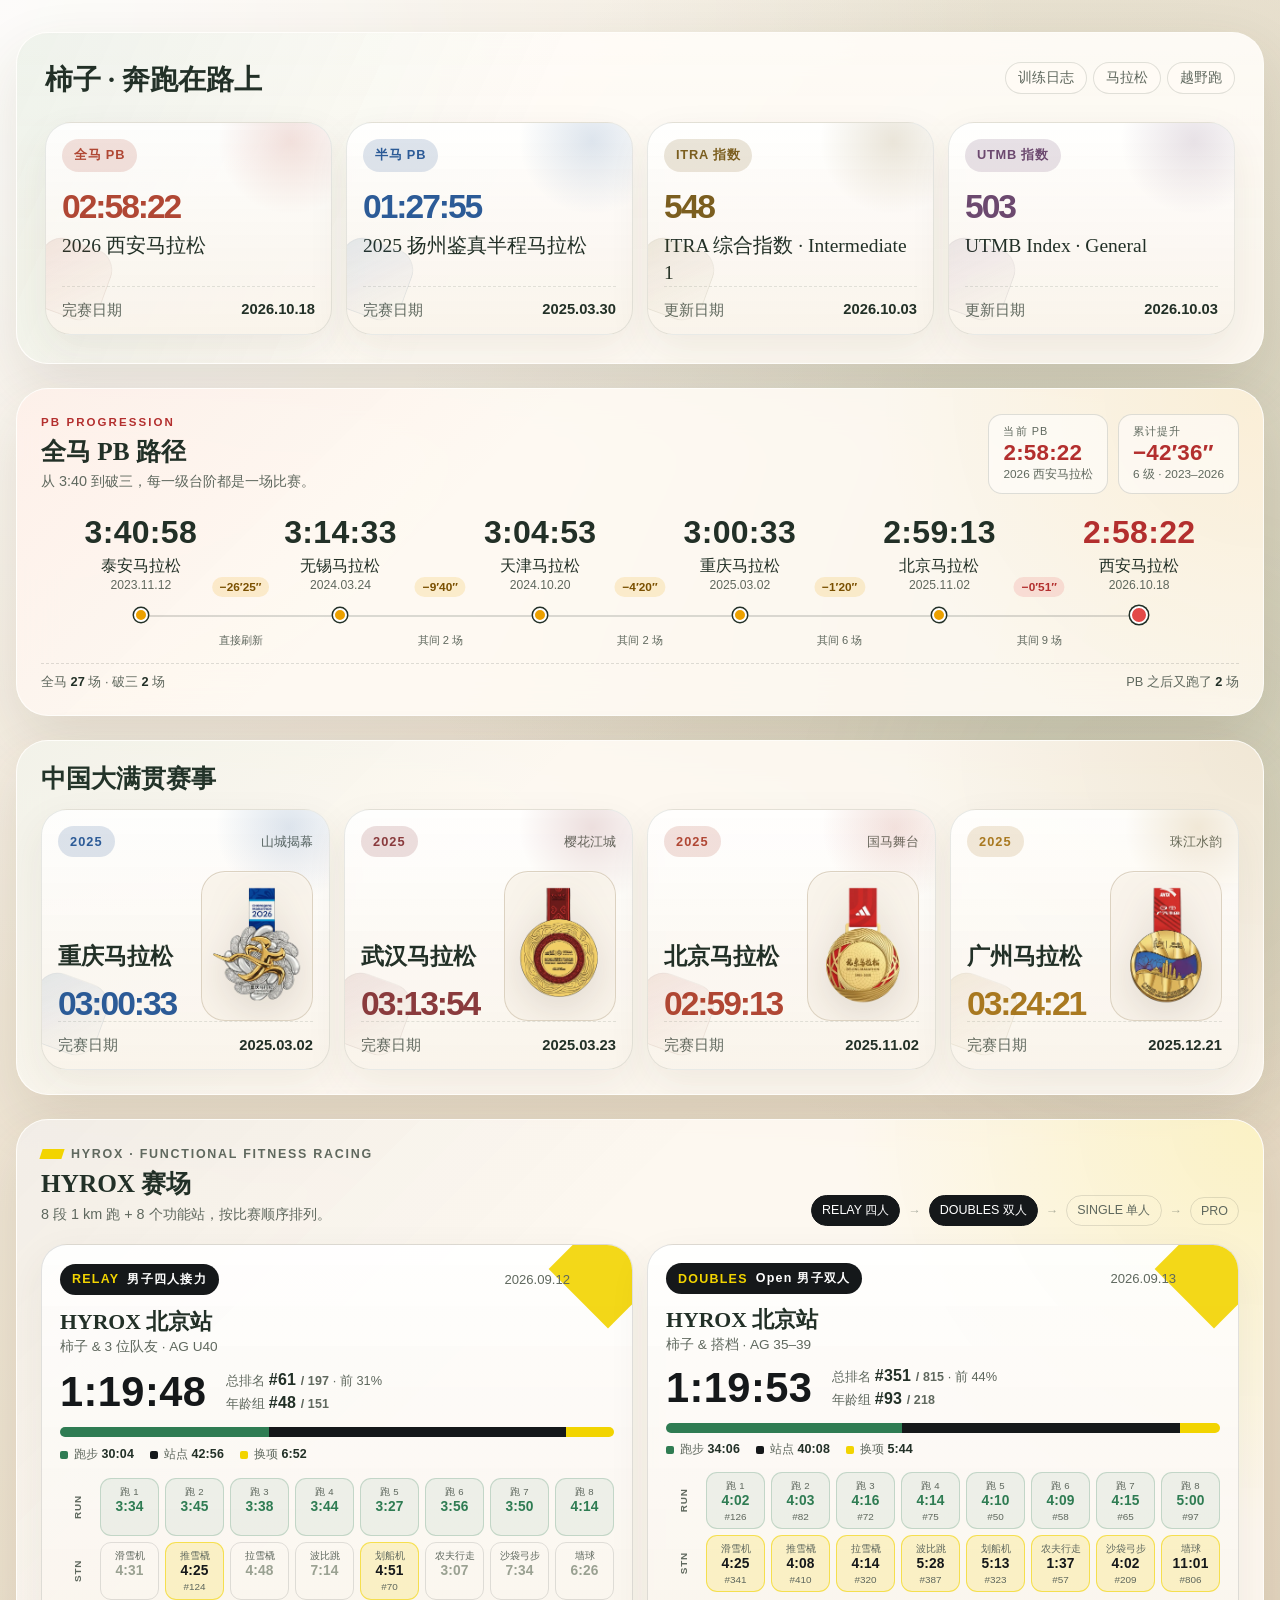
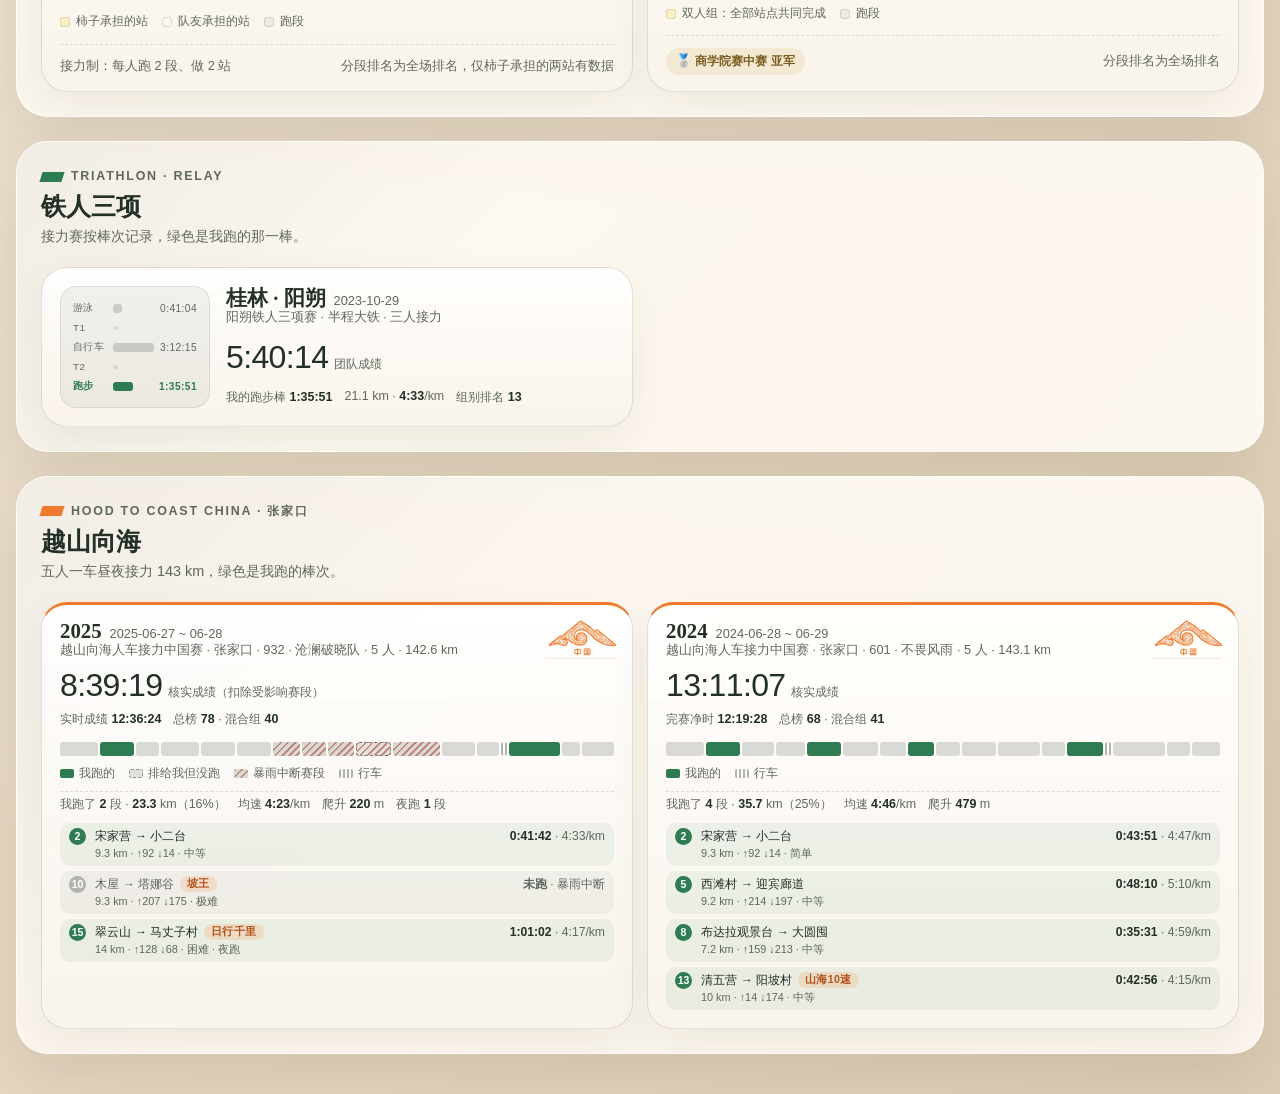
<file: index.html>
<!DOCTYPE html>
<html lang="zh-CN">
  <head>
    <meta charset="UTF-8" />
    <meta name="viewport" content="width=device-width, initial-scale=1.0" />
    <title>省会马拉松地图</title>
    <meta
      name="description"
      content="柿子的跑步主页：全马 PB 路径、中国大满贯、HYROX，以及训练日志、马拉松和越野跑档案。"
    />
    <link rel="stylesheet" href="styles/main.css" />
  </head>
  <body>
    <div class="page-shell">
      <div class="preview-alert" id="previewAlert" hidden></div>

      <header class="hero-card">
        <div class="hero-frame-title">
          <div class="section-kicker">柿子 · 奔跑在路上</div>
          <nav class="site-nav" aria-label="子页面">
            <a href="training.html">训练日志</a>
            <a href="gallery.html">马拉松</a>
            <a href="trail.html">越野跑</a>
          </nav>
        </div>
        <section class="runner-card" aria-label="个人成绩">
          <div class="runner-stats">
            <div class="runner-stat">
              <span class="runner-stat-name">全马 PB</span>
              <strong class="runner-stat-value" id="fullMarathonPbValue">待填写</strong>
              <span class="runner-stat-event" id="fullMarathonPbEvent">待填写</span>
              <div class="runner-stat-footer">
                <span class="runner-stat-date-label">完赛日期</span>
                <strong class="runner-stat-date" id="fullMarathonPbDate"></strong>
              </div>
            </div>
            <div class="runner-stat">
              <span class="runner-stat-name">半马 PB</span>
              <strong class="runner-stat-value" id="halfMarathonPbValue">待填写</strong>
              <span class="runner-stat-event" id="halfMarathonPbEvent">待填写</span>
              <div class="runner-stat-footer">
                <span class="runner-stat-date-label">完赛日期</span>
                <strong class="runner-stat-date" id="halfMarathonPbDate"></strong>
              </div>
            </div>
            <div class="runner-stat">
              <span class="runner-stat-name">ITRA 指数</span>
              <strong class="runner-stat-value" id="itraPerformanceValue">待填写</strong>
              <span class="runner-stat-event" id="itraPerformanceEvent">待填写</span>
              <div class="runner-stat-footer">
                <span class="runner-stat-date-label">更新日期</span>
                <strong class="runner-stat-date" id="itraPerformanceDate"></strong>
              </div>
            </div>
            <div class="runner-stat">
              <span class="runner-stat-name">UTMB 指数</span>
              <strong class="runner-stat-value" id="utmbPerformanceValue">待填写</strong>
              <span class="runner-stat-event" id="utmbPerformanceEvent">待填写</span>
              <div class="runner-stat-footer">
                <span class="runner-stat-date-label">更新日期</span>
                <strong class="runner-stat-date" id="utmbPerformanceDate"></strong>
              </div>
            </div>
          </div>
        </section>
      </header>

      <main class="content-grid">
        <section class="pb-card" aria-label="全马 PB 路径">
          <div class="section-heading pb-heading">
            <div class="pb-heading-panel">
              <p class="pb-kicker">PB PROGRESSION</p>
              <h2>全马 PB 路径</h2>
              <p class="pb-lead">从 3:40 到破三，每一级台阶都是一场比赛。</p>
            </div>
            <div class="pb-stats">
              <div class="pb-stat">
                <span>当前 PB</span>
                <strong id="pbCurrentValue">—</strong>
                <em id="pbCurrentEvent">—</em>
              </div>
              <div class="pb-stat">
                <span>累计提升</span>
                <strong id="pbTotalValue">—</strong>
                <em id="pbTotalNote">—</em>
              </div>
            </div>
          </div>
          <div class="pb-stepper" id="pbStepper"></div>
          <div class="pb-foot">
            <span>全马 <b id="pbRaceCount">—</b> 场 · 破三 <b id="pbSubThreeCount">—</b> 场</span>
            <span>PB 之后又跑了 <b id="pbSinceCount">—</b> 场</span>
          </div>
        </section>

        <section class="major-card" aria-label="中国大满贯赛事">
          <div class="section-heading major-heading">
            <div class="major-heading-panel">
              <h2>中国大满贯赛事</h2>
            </div>
          </div>
          <div class="major-grid" id="majorRaceGrid"></div>
        </section>

        <section class="hyrox-card" aria-label="HYROX 赛事">
          <div class="section-heading hyrox-heading">
            <div class="hyrox-heading-panel">
              <p class="hyrox-kicker">HYROX · FUNCTIONAL FITNESS RACING</p>
              <h2>HYROX 赛场</h2>
              <p class="hyrox-lead">8 段 1 km 跑 + 8 个功能站，按比赛顺序排列。</p>
            </div>
            <div class="hyrox-division-track" id="hyroxDivisionTrack" aria-label="组别进阶"></div>
          </div>
          <div class="hyrox-grid" id="hyroxRaceGrid"></div>
        </section>

        <section class="tri-card" aria-label="铁人三项">
          <div class="section-heading tri-heading">
            <div>
              <p class="tri-kicker">TRIATHLON · RELAY</p>
              <h2>铁人三项</h2>
              <p class="tri-lead">接力赛按棒次记录，绿色是我跑的那一棒。</p>
            </div>
          </div>
          <div class="tri-grid" id="triGrid"></div>
        </section>

        <section class="h2c-card" aria-label="越山向海">
          <div class="section-heading h2c-heading">
            <div>
              <p class="h2c-kicker">HOOD TO COAST CHINA · 张家口</p>
              <h2>越山向海</h2>
              <p class="h2c-lead">五人一车昼夜接力 143 km，绿色是我跑的棒次。</p>
            </div>
          </div>
          <div class="h2c-list" id="h2cList"></div>
        </section>
      </main>
    </div>

    <script>
      if (window.location.protocol === "file:") {
        const previewAlert = document.getElementById("previewAlert");
        if (previewAlert) {
          previewAlert.hidden = false;
          previewAlert.innerHTML =
            "当前是直接打开本地文件（file://），浏览器会拦截模块脚本或地图数据读取，所以页面看起来像“没有数据”。请在项目目录运行 <code>python3 -m http.server 8000</code>，再访问 <code>http://localhost:8000</code>。";
        }
      }
    </script>
    <!-- ECharts 5.5.1，本地化保存在 vendor/，与 data/china.geojson 一样不依赖第三方 CDN。
         升级方式：替换 vendor/echarts.min.js 并同步更新这里的版本号注释。 -->
    <script src="vendor/echarts.min.js"></script>
    <script type="module" src="scripts/app.js"></script>
  </body>
</html>
</file>
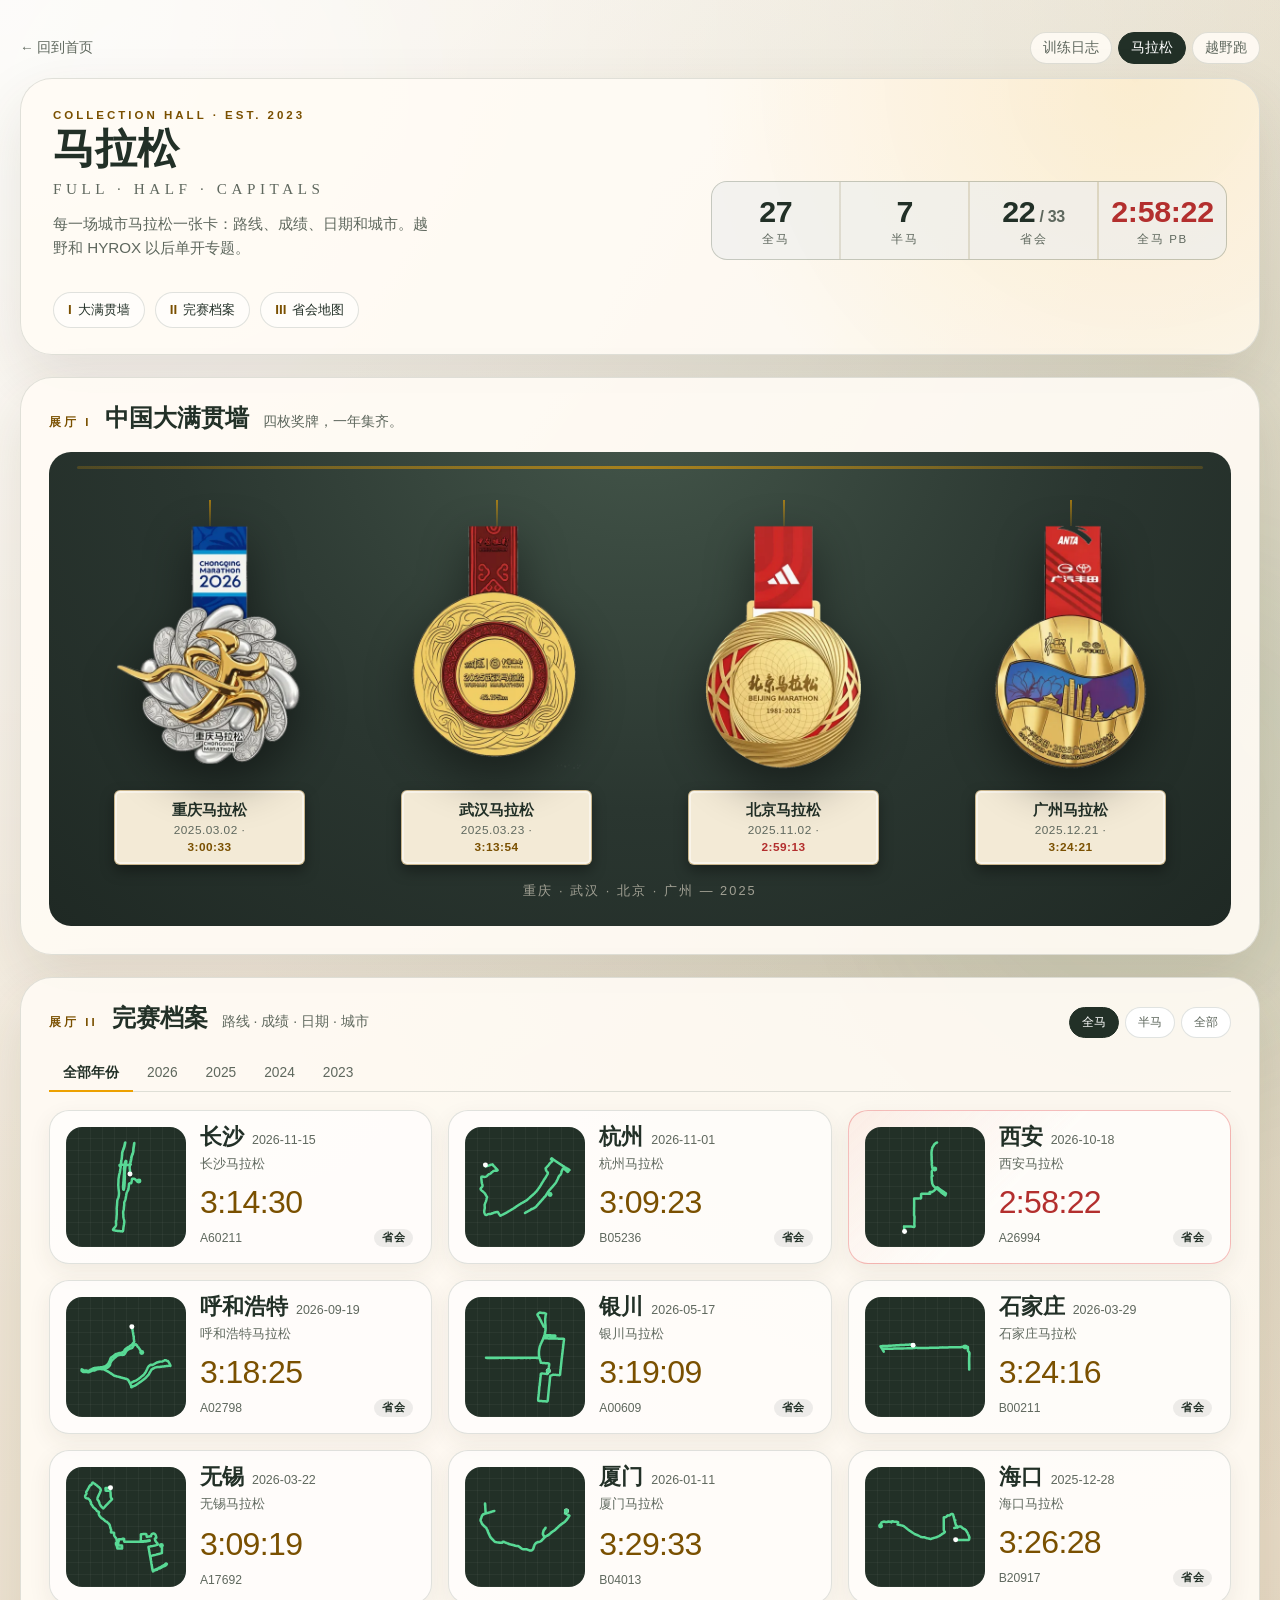
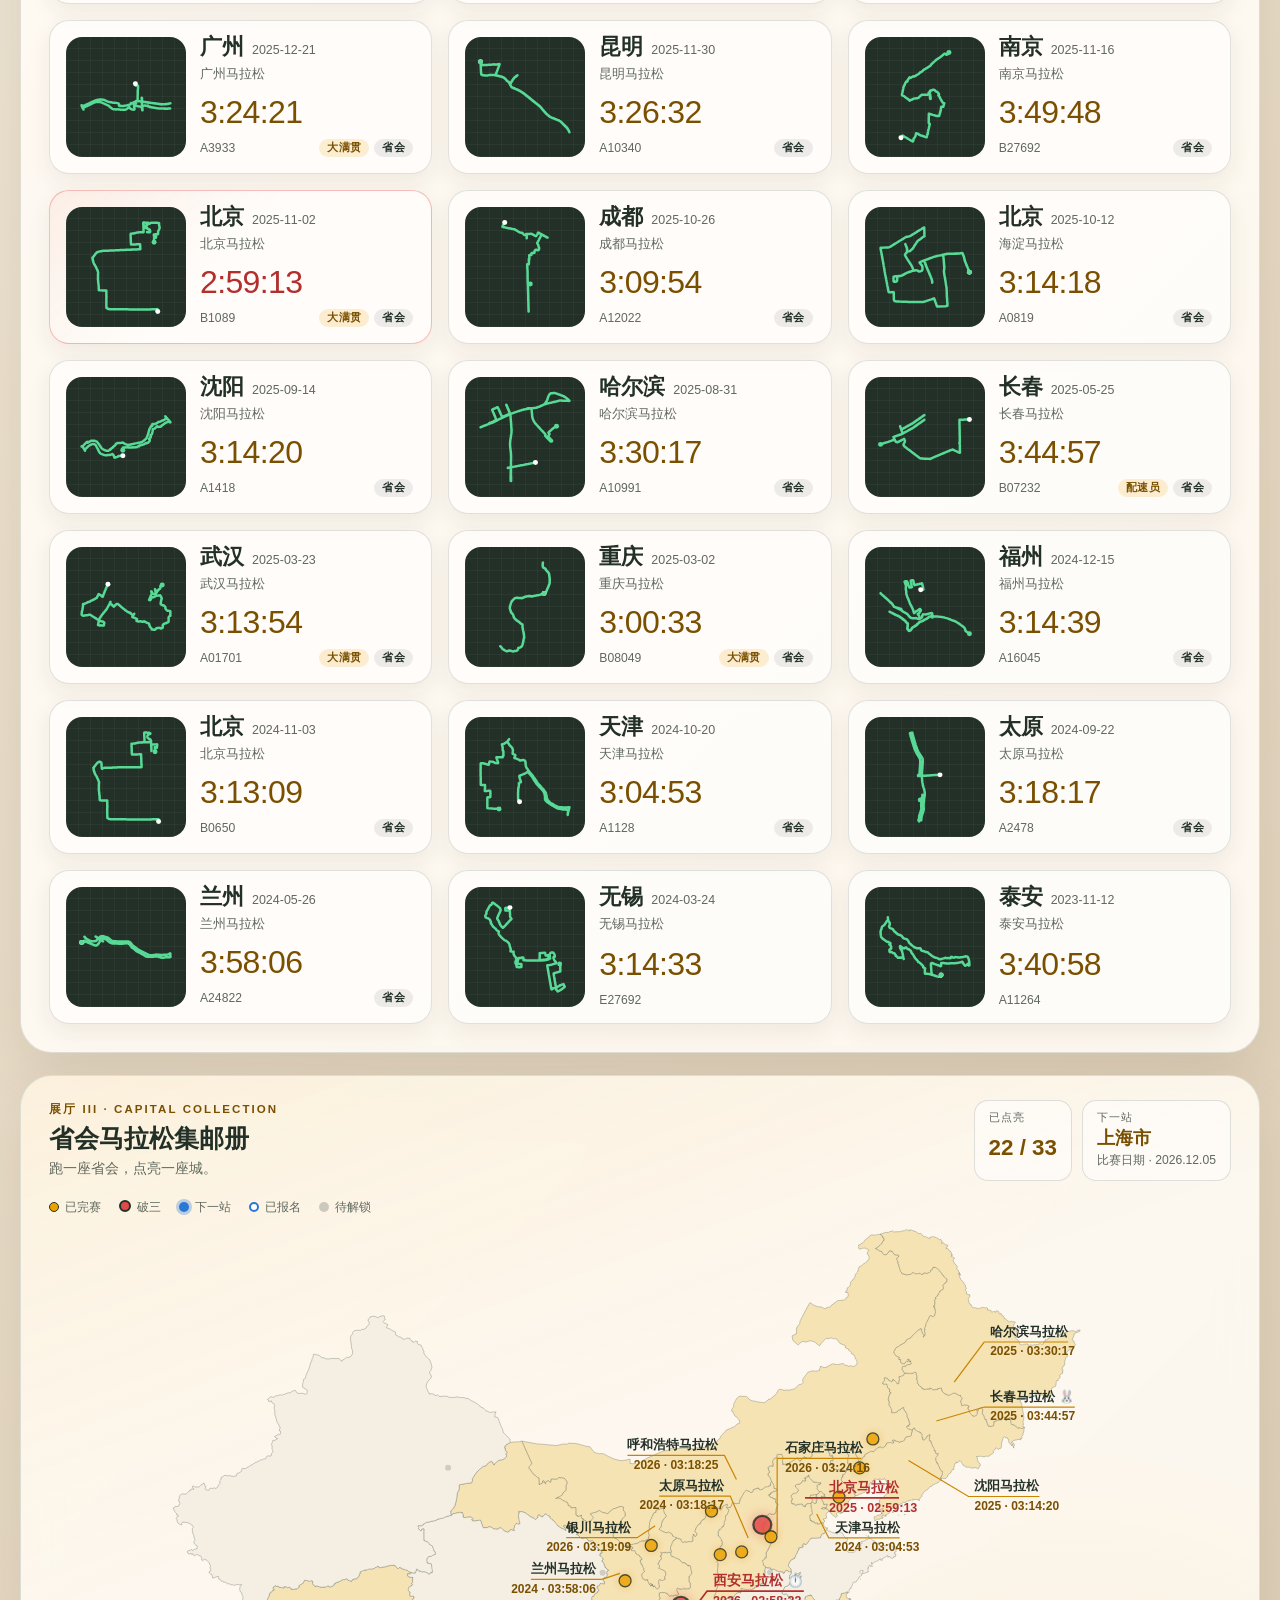
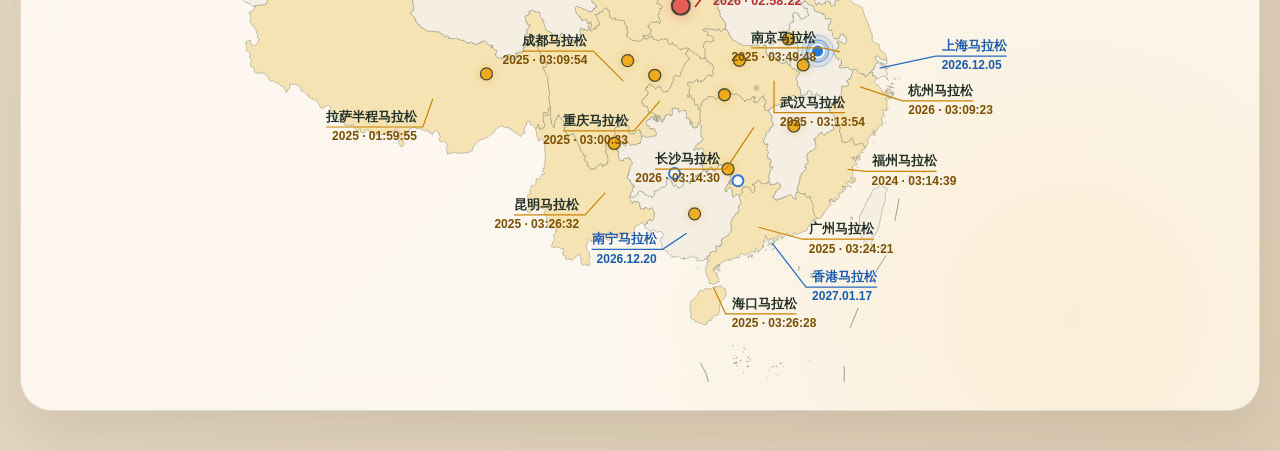
<file: gallery.html>
<!DOCTYPE html>
<html lang="zh-CN">
<head>
<meta charset="UTF-8" />
<meta name="viewport" content="width=device-width, initial-scale=1.0" />
<title>马拉松 · 柿子</title>
<meta name="description" content="全马与半马的完赛档案：路线、成绩、日期和城市，以及省会马拉松集邮地图。" />
<link rel="stylesheet" href="styles/main.css" />
<link rel="stylesheet" href="styles/gallery.css" />
</head>
<body>
<div class="page-shell">
  <div class="crumb"><a href="index.html">← 回到首页</a>
    <nav><a href="training.html">训练日志</a><a class="on" href="gallery.html">马拉松</a><a href="trail.html">越野跑</a></nav></div>

  <header class="hall-hero">
    <div>
      <p class="hall-kicker">COLLECTION HALL · EST. 2023</p>
      <h1 class="serif">马拉松<small>FULL · HALF · CAPITALS</small></h1>
      <p class="intro">每一场城市马拉松一张卡：路线、成绩、日期和城市。越野和 HYROX 以后单开专题。</p>
    </div>
    <div class="inventory cond" id="inventory"></div>
    <nav class="hall-nav"><a href="#hall1"><b>I</b>大满贯墙</a><a href="#hall2"><b>II</b>完赛档案</a><a href="#hall3"><b>III</b>省会地图</a></nav>
  </header>

  <section class="hall" id="hall1">
    <div class="hall-title"><span class="num">展厅 I</span><h2 class="serif">中国大满贯墙</h2><p>四枚奖牌，一年集齐。</p></div>
    <div class="wall"><div class="wall-rail"></div><div class="medals" id="medals"></div>
      <p class="wall-caption">重庆 · 武汉 · 北京 · 广州 — 2025</p></div>
  </section>

  <section class="hall" id="hall2">
    <div class="hall-title"><span class="num">展厅 II</span><h2 class="serif">完赛档案</h2><p>路线 · 成绩 · 日期 · 城市</p>
      <div class="tools" id="typeTools"><button class="on" data-t="full">全马</button><button data-t="half">半马</button><button data-t="all">全部</button></div></div>
    <div class="years" id="years"></div>
    <div class="records" id="records"></div>
  </section>

  <section class="hall map-card" id="hall3" aria-label="省会马拉松集邮册">
    <div class="section-heading map-heading">
      <div class="map-heading-panel"><p class="map-kicker">展厅 III · CAPITAL COLLECTION</p><h2>省会马拉松集邮册</h2><p class="map-lead">跑一座省会，点亮一座城。</p></div>
      <div class="map-stats">
        <div class="map-stat"><span>已点亮</span><strong id="mapDoneValue">0 / 33</strong></div>
        <div class="map-stat map-stat-next"><span>下一站</span><strong id="mapNextCity">待定</strong><em id="mapNextDate">待填写</em></div>
      </div>
    </div>
    <div class="map-legend" aria-label="图例"><span><i class="done"></i>已完赛</span><span><i class="sub-three"></i>破三</span><span><i class="next"></i>下一站</span><span><i class="planned"></i>已报名</span><span><i class="pending"></i>待解锁</span></div>
    <div id="map" aria-label="中国省会马拉松进度地图"></div>
  </section>
</div>

<script src="vendor/echarts.min.js"></script>
<script type="module" src="scripts/app.js"></script>
<script type="module" src="scripts/gallery.js"></script>
</body>
</html>
</file>
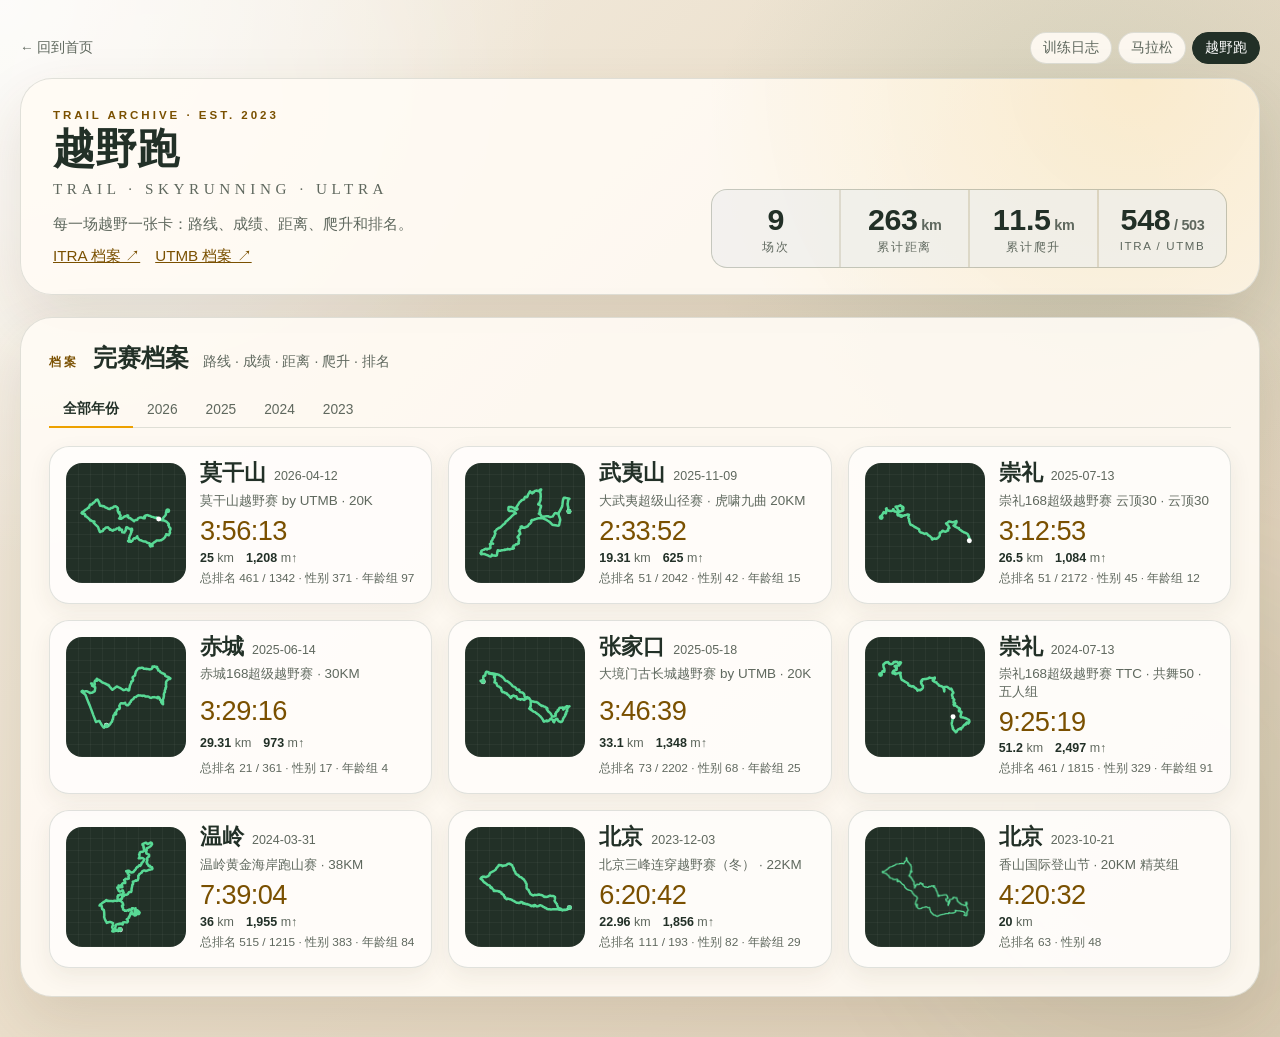
<file: trail.html>
<!DOCTYPE html>
<html lang="zh-CN">
<head>
<meta charset="UTF-8" />
<meta name="viewport" content="width=device-width, initial-scale=1.0" />
<title>越野跑 · 柿子</title>
<meta name="description" content="越野跑完赛档案：路线、成绩、距离、爬升和排名。" />
<link rel="stylesheet" href="styles/main.css" />
<link rel="stylesheet" href="styles/gallery.css" />
<style>
  .rec-grid-trail .rec-time { font-size: 1.7rem; }
  .rec-stats { display:flex; gap: 12px; font-size:.78rem; color: var(--ink-soft); font-variant-numeric: tabular-nums; flex-wrap:wrap; }
  .rec-stats b { color: var(--ink); font-weight: 700; }
  .rec-rank { font-size:.74rem; color: var(--ink-soft); }
</style>
</head>
<body>
<div class="page-shell">
  <div class="crumb"><a href="index.html">← 回到首页</a>
    <nav><a href="training.html">训练日志</a><a href="gallery.html">马拉松</a><a class="on" href="trail.html">越野跑</a></nav></div>

  <header class="hall-hero">
    <div>
      <p class="hall-kicker">TRAIL ARCHIVE · EST. 2023</p>
      <h1 class="serif">越野跑<small>TRAIL · SKYRUNNING · ULTRA</small></h1>
      <p class="intro">每一场越野一张卡：路线、成绩、距离、爬升和排名。</p>
      <p class="intro" style="margin-top:8px"><a href="https://itra.run/RunnerSpace/zhi.shi.5256619" target="_blank" rel="noopener" style="color:var(--amber-text)">ITRA 档案 ↗</a>　<a href="https://utmb.world/en/runner/6373808.zhi.shi" target="_blank" rel="noopener" style="color:var(--amber-text)">UTMB 档案 ↗</a></p>
    </div>
    <div class="inventory cond" id="inventory"></div>
  </header>

  <section class="hall" id="hall1">
    <div class="hall-title"><span class="num">档案</span><h2 class="serif">完赛档案</h2><p>路线 · 成绩 · 距离 · 爬升 · 排名</p></div>
    <div class="years" id="years"></div>
    <div class="records rec-grid-trail" id="records"></div>
  </section>
</div>

<script type="module" src="scripts/trail.js"></script>
</body>
</html>
</file>
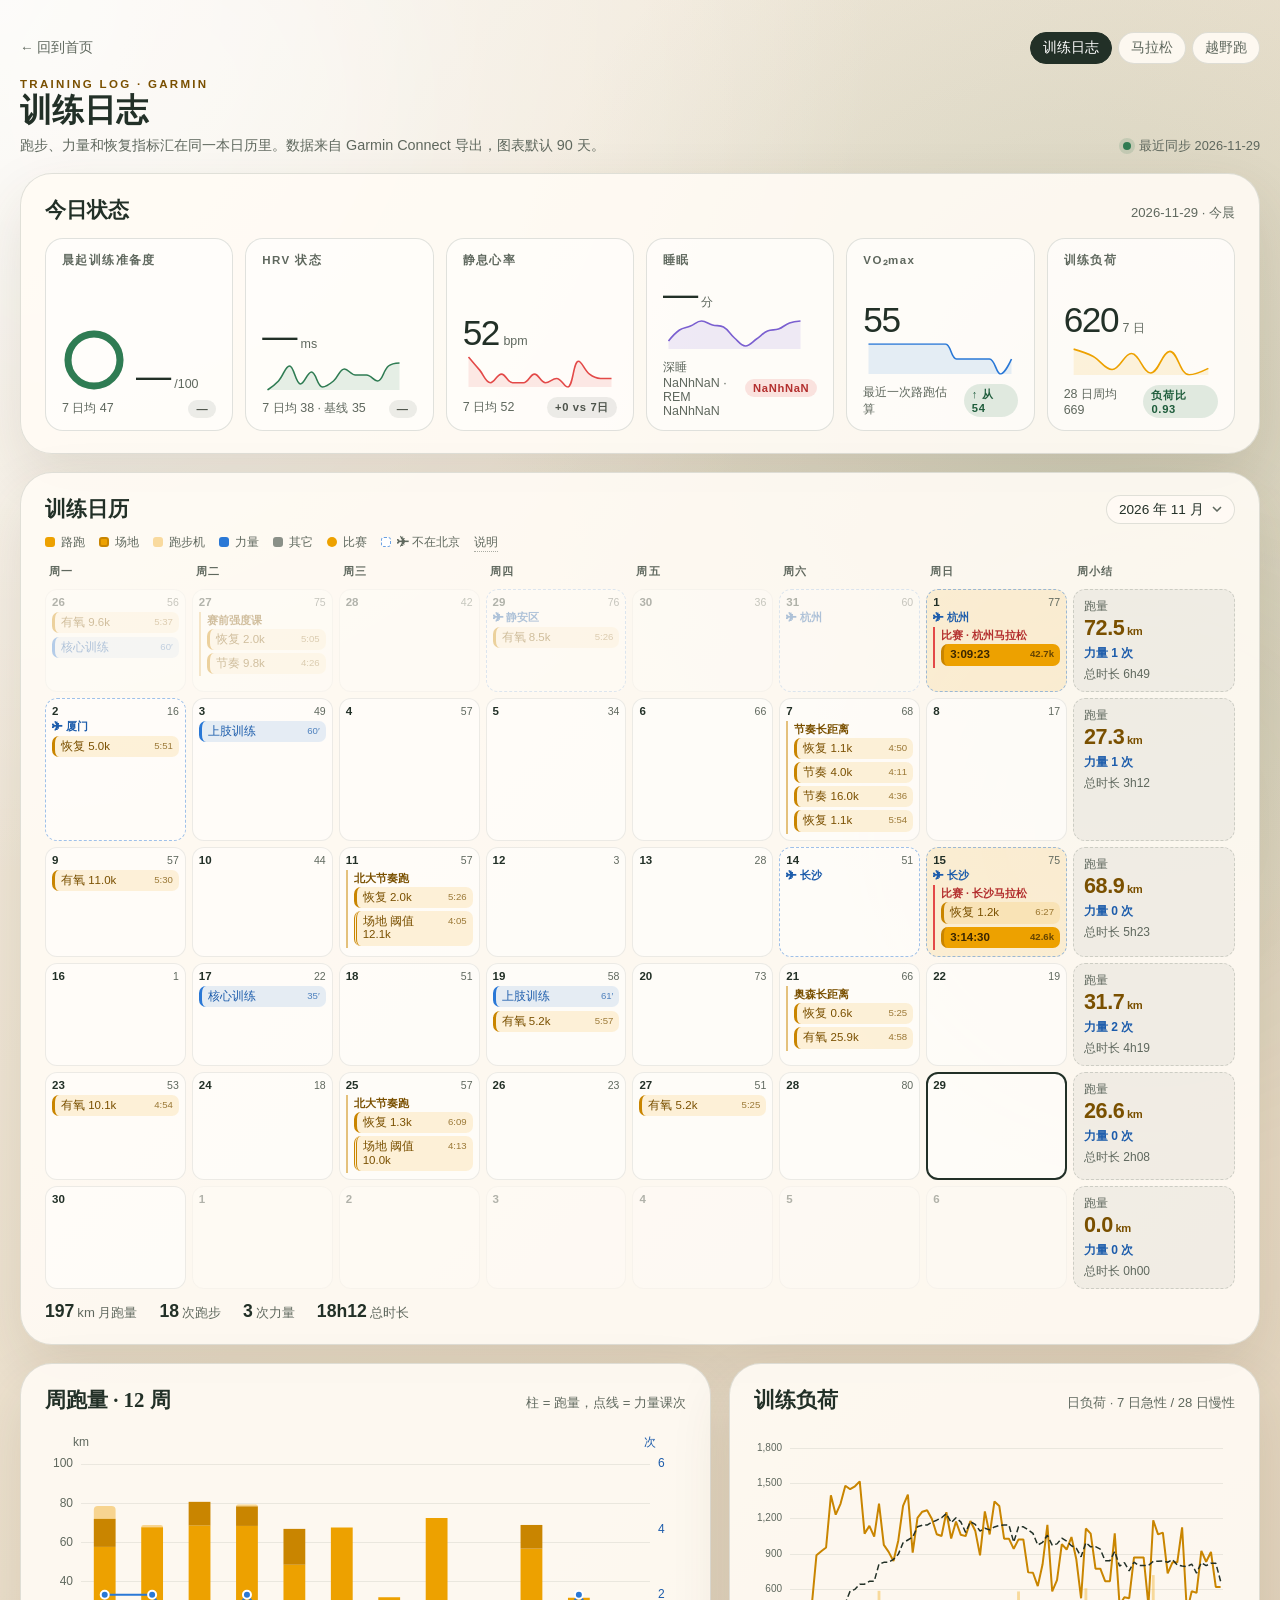
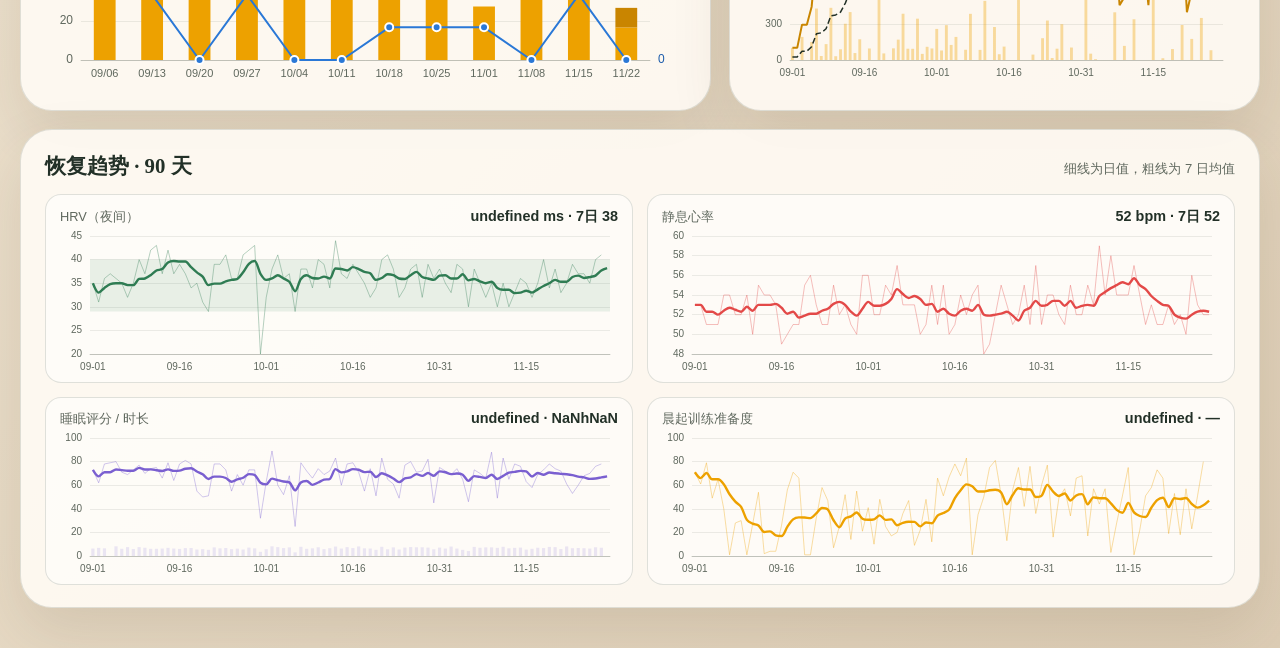
<file: training.html>
<!DOCTYPE html>
<html lang="zh-CN">
<head>
<meta charset="UTF-8" />
<meta name="viewport" content="width=device-width, initial-scale=1.0" />
<title>训练日志 · 柿子</title>
<meta name="description" content="跑步、力量和恢复指标汇在同一本日历里，数据来自 Garmin。" />
<link rel="stylesheet" href="styles/main.css" />
<link rel="stylesheet" href="styles/training.css" />
</head>
<body>
<div class="page-shell">
  <div class="crumb"><a href="index.html">← 回到首页</a>
    <nav><a class="on" href="training.html">训练日志</a><a href="gallery.html">马拉松</a><a href="trail.html">越野跑</a></nav></div>

  <div class="tl-head">
    <div><p class="kicker">TRAINING LOG · GARMIN</p><h1>训练日志</h1>
      <p class="sub">跑步、力量和恢复指标汇在同一本日历里。数据来自 Garmin Connect 导出，图表默认 90 天。</p></div>
    <div class="sync"><i></i><span id="syncNote">最近同步 —</span></div>
  </div>

  <section class="card">
    <div class="card-head"><h2>今日状态</h2><span class="note" id="todayNote"></span></div>
    <div class="tiles" id="tiles"></div>
  </section>

  <section class="card">
    <div class="card-head cal-head">
      <h2>训练日历</h2>
      <div class="cal-tools"><select id="calTitle" aria-label="选择月份"></select></div>
    </div>
    <div class="legend"><span><i style="background:var(--amber)"></i>路跑</span><span><i style="background:var(--amber);border:2px double var(--amber-line);box-sizing:border-box"></i>场地</span><span><i style="background:rgba(237,161,0,.35)"></i>跑步机</span><span><i style="background:var(--blue)"></i>力量</span><span><i style="background:var(--mute)"></i>其它</span><span><i style="background:var(--amber);border-radius:999px"></i>比赛</span><span><i style="background:#fff;border:1.5px dashed rgba(42,120,214,.7);box-sizing:border-box"></i>✈ 不在北京</span>
      <details class="legend-help"><summary>说明</summary><p>日期右上角的小字是晨起训练准备度。跑步 chip 前面的字是 Garmin 的训练效果判定（恢复 / 有氧 / 节奏 / 阈值 / VO₂max / 无氧）。带左侧细线的分组是一条训练记录，标题是记录名，红色标题是比赛；力量课直接显示记录名。</p></details>
    </div>
    <div class="cal" id="cal"></div>
    <div class="month-sum" id="monthSum"></div>
  </section>

  <div class="two">
    <section class="card" style="margin:0"><div class="card-head"><h2>周跑量 · 12 周</h2><span class="note">柱 = 跑量，点线 = 力量课次</span></div><div class="chart" id="weekly"></div></section>
    <section class="card" style="margin:0"><div class="card-head"><h2>训练负荷</h2><span class="note">日负荷 · 7 日急性 / 28 日慢性</span></div><div class="chart" id="load"></div></section>
  </div>

  <section class="card">
    <div class="card-head"><h2>恢复趋势 · 90 天</h2><span class="note">细线为日值，粗线为 7 日均值</span></div>
    <div class="trends">
      <div class="trend"><div class="t"><span>HRV（夜间）</span><b id="tHrv"></b></div><div class="c" id="cHrv"></div></div>
      <div class="trend"><div class="t"><span>静息心率</span><b id="tRhr"></b></div><div class="c" id="cRhr"></div></div>
      <div class="trend"><div class="t"><span>睡眠评分 / 时长</span><b id="tSleep"></b></div><div class="c" id="cSleep"></div></div>
      <div class="trend"><div class="t"><span>晨起训练准备度</span><b id="tReady"></b></div><div class="c" id="cReady"></div></div>
    </div>
  </section>
</div>

<script src="vendor/echarts.min.js"></script>
<script type="module" src="scripts/training.js"></script>
</body>
</html>
</file>
<file: styles/main.css>
:root {
  --bg: #f2ebdf;
  --bg-deep: #e1d5c1;
  --panel: rgba(255, 251, 244, 0.9);
  --panel-strong: rgba(250, 244, 234, 0.96);
  --ink: #223027;
  --ink-soft: #5f685e;
  --line: rgba(67, 81, 68, 0.16);
  --green: #2f7c53;
  --green-soft: rgba(47, 124, 83, 0.12);
  --gray: #9aa192;
  --gray-soft: rgba(154, 161, 146, 0.18);
  --gold: #c89a35;
  --shadow: 0 24px 60px rgba(74, 58, 35, 0.12);
  --radius-xl: 32px;
  --radius-lg: 24px;
  --radius-md: 18px;
}

* {
  box-sizing: border-box;
}

html {
  scroll-behavior: smooth;
}

body {
  margin: 0;
  min-height: 100vh;
  color: var(--ink);
  font-family: "Avenir Next", "Segoe UI", "PingFang SC", "Hiragino Sans GB",
    "Microsoft YaHei", sans-serif;
  background:
    radial-gradient(circle at top left, rgba(255, 255, 255, 0.78), transparent 34%),
    radial-gradient(circle at 85% 18%, rgba(90, 132, 104, 0.18), transparent 28%),
    linear-gradient(135deg, #f5efe4 0%, #ebdfcb 45%, #ddcdb5 100%);
}

body::before,
body::after {
  content: "";
  position: fixed;
  inset: auto;
  width: 40vw;
  height: 40vw;
  border-radius: 999px;
  pointer-events: none;
  filter: blur(80px);
  opacity: 0.32;
  z-index: 0;
}

body::before {
  top: -12vw;
  left: -8vw;
  background: rgba(255, 255, 255, 0.7);
}

body::after {
  right: -10vw;
  bottom: -14vw;
  background: rgba(64, 116, 80, 0.18);
}

.page-shell {
  position: relative;
  z-index: 1;
  width: min(1380px, calc(100vw - 32px));
  margin: 0 auto;
  padding: 32px 0 40px;
}

.preview-alert {
  margin-bottom: 16px;
  padding: 14px 16px;
  border-radius: 18px;
  border: 1px solid rgba(131, 107, 42, 0.18);
  background: rgba(255, 248, 230, 0.9);
  color: #6f5718;
  box-shadow: 0 12px 30px rgba(74, 58, 35, 0.08);
  line-height: 1.65;
}

.preview-alert code {
  font-family: "SFMono-Regular", "Menlo", "Consolas", monospace;
  font-size: 0.95em;
}

.hero-card,
.pb-card,
.major-card,
.hyrox-card,
.tri-card,
.h2c-card,
.map-card {
  background: var(--panel);
  border: 1px solid rgba(255, 255, 255, 0.55);
  box-shadow: var(--shadow);
  backdrop-filter: blur(18px);
}

.hero-card {
  position: relative;
  overflow: hidden;
  padding: 28px;
  border-radius: var(--radius-xl);
  animation: rise-in 0.9s ease both;
}

.hero-card::before {
  content: "";
  position: absolute;
  inset: 0;
  background:
    linear-gradient(115deg, rgba(47, 124, 83, 0.08), transparent 40%),
    linear-gradient(180deg, rgba(255, 255, 255, 0.3), transparent 70%);
  pointer-events: none;
}

.section-heading h2,
.section-kicker {
  margin: 0;
  font-family: "Iowan Old Style", "Palatino Linotype", "Book Antiqua",
    "Songti SC", "STSong", serif;
  font-weight: 700;
}

.runner-card {
  padding: 8px 0 0;
  border-radius: 28px;
  display: grid;
  gap: 0;
}

.runner-stats {
  display: grid;
  grid-template-columns: repeat(4, minmax(0, 1fr));
  gap: 14px;
}

.runner-stat {
  --pb-accent: var(--green);
  --pb-soft: rgba(47, 124, 83, 0.14);
  position: relative;
  min-height: 196px;
  padding: 16px 16px 14px;
  border-radius: 26px;
  display: flex;
  flex-direction: column;
  background: linear-gradient(180deg, rgba(255, 255, 255, 0.86), rgba(249, 243, 234, 0.92));
  border: 1px solid rgba(67, 81, 68, 0.12);
  box-shadow: 0 16px 40px rgba(74, 58, 35, 0.08);
  overflow: hidden;
}

.runner-stat::before {
  content: "";
  position: absolute;
  top: -56px;
  right: -34px;
  width: 148px;
  aspect-ratio: 1;
  border-radius: 999px;
  background: radial-gradient(circle, var(--pb-soft) 0%, rgba(255, 255, 255, 0) 70%);
  pointer-events: none;
}

.runner-stat::after {
  content: "";
  position: absolute;
  left: -12px;
  bottom: 18px;
  width: 72px;
  height: 72px;
  border-radius: 22px;
  border: 1px solid rgba(67, 81, 68, 0.06);
  background: linear-gradient(135deg, var(--pb-soft), rgba(255, 255, 255, 0));
  transform: rotate(20deg);
  opacity: 0.7;
  pointer-events: none;
}

.runner-stat:nth-child(1) {
  --pb-accent: #b04734;
  --pb-soft: rgba(176, 71, 52, 0.16);
}

.runner-stat:nth-child(2) {
  --pb-accent: #2c5b97;
  --pb-soft: rgba(44, 91, 151, 0.16);
}

.runner-stat:nth-child(3) {
  --pb-accent: #7b5e1f;
  --pb-soft: rgba(123, 94, 31, 0.16);
}

.runner-stat:nth-child(4) {
  --pb-accent: #6c496f;
  --pb-soft: rgba(108, 73, 111, 0.16);
}

.runner-stat-name {
  display: inline-flex;
  align-items: center;
  width: fit-content;
  padding: 8px 12px;
  border-radius: 999px;
  background: var(--pb-soft);
  color: var(--pb-accent);
  font-size: 0.8rem;
  font-weight: 700;
  letter-spacing: 0.06em;
}

.runner-stat-value {
  display: block;
  margin-top: 18px;
  color: var(--pb-accent);
  font-family: "Avenir Next Condensed", "DIN Alternate", "Arial Narrow",
    sans-serif;
  font-size: 2.1rem;
  line-height: 1;
  letter-spacing: -0.06em;
}

.runner-stat-value.pending {
  color: var(--ink-soft);
  font-size: 1.16rem;
  letter-spacing: 0;
}

.runner-stat-event {
  display: block;
  margin-top: 10px;
  color: var(--ink);
  font-family: "Iowan Old Style", "Palatino Linotype", "Book Antiqua",
    "Songti SC", "STSong", serif;
  font-size: 1.22rem;
  line-height: 1.35;
}

.runner-stat-event.pending {
  color: var(--ink-soft);
  font-size: 0.96rem;
}

.runner-stat-footer {
  margin-top: auto;
  padding-top: 14px;
  display: flex;
  align-items: center;
  justify-content: space-between;
  gap: 18px;
  border-top: 1px dashed rgba(67, 81, 68, 0.14);
  color: var(--ink-soft);
  font-size: 0.92rem;
}

.runner-stat-date-label {
  color: inherit;
}

.runner-stat-date {
  min-width: 7ch;
  min-height: 1.3em;
  color: var(--ink);
  font-weight: 600;
  font-size: inherit;
  text-align: right;
  white-space: pre-wrap;
}

.runner-stat-date.pending {
  color: transparent;
}

.content-grid {
  display: grid;
  grid-template-columns: 1fr;
  gap: 24px;
  margin-top: 24px;
}

.major-card {
  position: relative;
  overflow: hidden;
  padding: 24px;
  border-radius: var(--radius-xl);
  animation: rise-in 0.95s ease 0.05s both;
}

.major-card::before {
  content: "";
  position: absolute;
  inset: 0;
  background:
    linear-gradient(135deg, rgba(47, 124, 83, 0.06), transparent 36%),
    radial-gradient(circle at top right, rgba(169, 121, 32, 0.12), transparent 28%);
  pointer-events: none;
}

.major-heading {
  align-items: end;
}

.major-heading-panel {
  min-width: 0;
}

.major-heading-panel p {
  max-width: 34ch;
}

.major-grid {
  position: relative;
  display: grid;
  grid-template-columns: repeat(4, minmax(0, 1fr));
  gap: 14px;
}

.major-race-card {
  --race-accent: var(--green);
  --race-soft: rgba(47, 124, 83, 0.14);
  position: relative;
  min-height: 226px;
  padding: 16px 16px 14px;
  border-radius: 26px;
  display: grid;
  align-content: start;
  background: linear-gradient(180deg, rgba(255, 255, 255, 0.86), rgba(249, 243, 234, 0.92));
  border: 1px solid rgba(67, 81, 68, 0.12);
  box-shadow: 0 16px 40px rgba(74, 58, 35, 0.08);
  overflow: hidden;
}

.major-race-card::before {
  content: "";
  position: absolute;
  top: -56px;
  right: -34px;
  width: 148px;
  aspect-ratio: 1;
  border-radius: 999px;
  background: radial-gradient(circle, var(--race-soft) 0%, rgba(255, 255, 255, 0) 70%);
  pointer-events: none;
}

.major-race-card::after {
  content: "";
  position: absolute;
  left: -12px;
  bottom: 18px;
  width: 72px;
  height: 72px;
  border-radius: 22px;
  border: 1px solid rgba(67, 81, 68, 0.06);
  background: linear-gradient(135deg, var(--race-soft), rgba(255, 255, 255, 0));
  transform: rotate(20deg);
  opacity: 0.7;
  pointer-events: none;
}

.major-race-head {
  display: flex;
  align-items: center;
  justify-content: space-between;
  gap: 10px;
}

.major-race-year {
  display: inline-flex;
  align-items: center;
  padding: 8px 12px;
  border-radius: 999px;
  background: var(--race-soft);
  color: var(--race-accent);
  font-size: 0.8rem;
  font-weight: 700;
  letter-spacing: 0.08em;
}

.major-race-badge {
  color: var(--ink-soft);
  font-size: 0.82rem;
}

.major-race-title {
  margin: 0;
  font-family: "Iowan Old Style", "Palatino Linotype", "Book Antiqua",
    "Songti SC", "STSong", serif;
  font-size: 1.44rem;
  line-height: 1.15;
}

.major-race-body {
  display: grid;
  grid-template-columns: minmax(0, 1fr) 112px;
  align-items: end;
  gap: 12px;
  margin-top: 14px;
}

.major-race-copy {
  min-width: 0;
  display: flex;
  flex-direction: column;
}

.major-race-medal-frame {
  position: relative;
  z-index: 1;
  width: 112px;
  aspect-ratio: 3 / 4;
  margin: 0;
  padding: 10px;
  justify-self: end;
  display: grid;
  place-items: center;
  border-radius: 24px;
  background: rgba(249, 243, 234, 0.88);
  border: 1px solid rgba(210, 197, 176, 0.72);
  box-shadow: inset 0 1px 0 rgba(255, 255, 255, 0.4);
  overflow: hidden;
}

.major-race-medal-frame::before {
  content: none;
}

.major-race-medal {
  position: relative;
  z-index: 1;
  width: 100%;
  height: 100%;
  object-fit: contain;
  object-position: center center;
  filter: drop-shadow(0 12px 20px rgba(74, 58, 35, 0.14));
}

.major-race-performance {
  margin-top: 18px;
}

.major-race-time {
  color: var(--race-accent);
  font-family: "Avenir Next Condensed", "DIN Alternate", "Arial Narrow",
    sans-serif;
  font-size: 2.1rem;
  line-height: 1;
  letter-spacing: -0.06em;
}

.major-race-time.pending {
  color: var(--ink-soft);
  font-size: 1.18rem;
  letter-spacing: 0;
}

.major-race-footer {
  margin-top: auto;
  padding-top: 14px;
  display: flex;
  align-items: center;
  justify-content: space-between;
  gap: 18px;
  border-top: 1px dashed rgba(67, 81, 68, 0.14);
  color: var(--ink-soft);
  font-size: 0.92rem;
}

.major-race-footer strong {
  color: var(--ink);
  font-weight: 600;
}

/* 省会集邮册：米白底图，金线省界，完赛省会金点 + 引线标签 */
.map-card {
  --map-accent: #7a5000;
  --map-line: rgba(34, 48, 39, 0.14);
  position: relative;
  overflow: hidden;
  padding: 24px;
  border-radius: var(--radius-xl);
  animation: rise-in 1s ease 0.1s both;
}

.map-card::before {
  content: "";
  position: absolute;
  inset: 0;
  background:
    linear-gradient(160deg, rgba(237, 161, 0, 0.08), transparent 40%),
    radial-gradient(circle at 85% 90%, rgba(237, 161, 0, 0.1), transparent 35%);
  pointer-events: none;
}

.map-heading {
  position: relative;
  align-items: end;
  flex-wrap: wrap;
  margin-bottom: 10px;
}

.map-heading-panel {
  min-width: 0;
}

.map-heading .map-kicker {
  margin: 0 0 6px;
  color: var(--map-accent);
  font-size: 0.72rem;
  font-weight: 800;
  letter-spacing: 0.18em;
}

.map-heading .map-lead {
  margin-top: 6px;
  font-size: 0.9rem;
}

.map-stats {
  display: flex;
  gap: 10px;
}

.map-stat {
  display: grid;
  gap: 2px;
  padding: 10px 14px;
  border-radius: 14px;
  border: 1px solid var(--map-line);
  background: rgba(255, 255, 255, 0.55);
}

.map-stat span {
  color: var(--ink-soft);
  font-size: 0.68rem;
  letter-spacing: 0.1em;
}

.map-stat strong {
  color: var(--map-accent);
  font-family: "Avenir Next Condensed", "DIN Alternate", "Arial Narrow",
    sans-serif;
  font-size: 1.4rem;
  line-height: 1.1;
}

.map-stat-next strong {
  font-family: "Iowan Old Style", "Palatino Linotype", "Book Antiqua",
    "Songti SC", "STSong", serif;
  font-size: 1.15rem;
  white-space: nowrap;
}

.map-stat em {
  color: var(--ink-soft);
  font-size: 0.76rem;
  font-style: normal;
}

.map-legend {
  position: relative;
  display: flex;
  flex-wrap: wrap;
  gap: 18px;
  margin-bottom: 6px;
  color: var(--ink-soft);
  font-size: 0.78rem;
}

.map-legend i {
  display: inline-block;
  width: 10px;
  height: 10px;
  margin-right: 6px;
  border-radius: 999px;
  vertical-align: -1px;
}

.map-legend i.done {
  background: #eda100;
  border: 1px solid var(--ink);
}

.map-legend i.sub-three {
  width: 12px;
  height: 12px;
  background: #e34948;
  border: 2px solid var(--ink);
}

.map-legend i.next {
  background: #2a78d6;
  box-shadow: 0 0 0 3px rgba(42, 120, 214, 0.3);
}

.map-legend i.planned {
  background: #fff;
  border: 2px solid #2a78d6;
}

.map-legend i.pending {
  background: rgba(34, 48, 39, 0.22);
}

#map {
  position: relative;
  width: 100%;
  height: 760px;
}

.section-heading {
  display: flex;
  align-items: stretch;
  justify-content: space-between;
  gap: 12px;
  margin-bottom: 18px;
}

.section-heading h2 {
  font-size: 1.58rem;
  line-height: 1.04;
}

.section-kicker {
  margin-top: 4px;
  font-size: 1.75rem;
  line-height: 1.1;
  color: var(--ink);
  font-weight: 700;
}

.hero-frame-title {
  position: relative;
  margin-bottom: 18px;
  display: flex;
  align-items: center;
  justify-content: space-between;
  gap: 12px;
  flex-wrap: wrap;
}

.site-nav {
  display: flex;
  gap: 6px;
}

.site-nav a {
  padding: 6px 12px;
  border-radius: 999px;
  border: 1px solid var(--line);
  background: var(--panel);
  color: var(--ink-soft);
  font-size: 0.85rem;
  text-decoration: none;
  transition: background 0.2s ease, color 0.2s ease;
}

.site-nav a:hover {
  background: var(--ink);
  color: #fff;
  border-color: var(--ink);
}

.section-heading p {
  margin: 0;
  color: var(--ink-soft);
  line-height: 1.65;
}

.map-error {
  display: grid;
  place-items: center;
  height: 100%;
  text-align: center;
  padding: 28px;
  color: var(--ink-soft);
  line-height: 1.8;
}

@keyframes rise-in {
  from {
    opacity: 0;
    transform: translateY(24px);
  }

  to {
    opacity: 1;
    transform: translateY(0);
  }
}

@media (max-width: 1100px) {
  .progress-ring {
    margin: 0 auto;
  }

  .runner-stats {
    grid-template-columns: repeat(2, minmax(0, 1fr));
  }

  .major-grid {
    grid-template-columns: repeat(2, minmax(0, 1fr));
  }

}

@media (max-width: 780px) {
  .page-shell {
    width: min(100vw - 20px, 1380px);
    padding: 18px 0 28px;
  }

  .hero-card,
  .pb-card,
  .major-card,
  .map-card {
    padding: 18px;
  }

  .runner-stats {
    grid-template-columns: 1fr;
  }

  .major-heading {
    align-items: start;
  }

  .major-grid {
    grid-template-columns: 1fr;
  }

  .major-race-card {
    min-height: auto;
  }

  .major-race-body {
    grid-template-columns: minmax(0, 1fr) 104px;
    align-items: center;
  }

  .major-race-medal-frame {
    width: 104px;
  }

  .major-race-head,
  .major-race-footer {
    flex-wrap: wrap;
  }

  .section-heading {
    align-items: start;
    flex-direction: column;
  }

}

/* 全马 PB 路径：台阶等距排在一条轨道上，列数跟着台阶数走（PB 一刷新就多一级） */
.pb-card {
  --pb-red: #e34948;
  --pb-red-text: #b32f2e;
  --pb-amber: #eda100;
  --pb-amber-text: #7a5000;
  --pb-rail: rgba(34, 48, 39, 0.16);
  position: relative;
  overflow: hidden;
  padding: 24px;
  border-radius: var(--radius-xl);
  animation: rise-in 0.95s ease 0.03s both;
}

.pb-card::before {
  content: "";
  position: absolute;
  inset: 0;
  background:
    linear-gradient(135deg, rgba(227, 73, 72, 0.06), transparent 36%),
    radial-gradient(circle at top right, rgba(237, 161, 0, 0.1), transparent 30%);
  pointer-events: none;
}

.pb-heading {
  position: relative;
  align-items: end;
  flex-wrap: wrap;
  margin-bottom: 22px;
}

.pb-heading-panel {
  min-width: 0;
}

.pb-heading .pb-kicker {
  margin: 0 0 6px;
  color: var(--pb-red-text);
  font-size: 0.72rem;
  font-weight: 800;
  letter-spacing: 0.18em;
}

.pb-heading .pb-lead {
  margin-top: 6px;
  font-size: 0.9rem;
}

.pb-stats {
  display: flex;
  gap: 10px;
}

.pb-stat {
  display: grid;
  gap: 2px;
  padding: 10px 14px;
  border-radius: 14px;
  border: 1px solid rgba(34, 48, 39, 0.14);
  background: rgba(255, 255, 255, 0.55);
}

.pb-stat span {
  color: var(--ink-soft);
  font-size: 0.68rem;
  letter-spacing: 0.1em;
}

.pb-stat strong,
.pb-step-time {
  font-family: "Avenir Next Condensed", "DIN Alternate", "Arial Narrow",
    sans-serif;
  letter-spacing: 0.01em;
}

.pb-stat strong {
  color: var(--pb-red-text);
  font-size: 1.4rem;
  line-height: 1.1;
}

.pb-stat em {
  color: var(--ink-soft);
  font-size: 0.74rem;
  font-style: normal;
}

.pb-stepper {
  position: relative;
  display: grid;
  grid-auto-flow: column;
  grid-auto-columns: minmax(0, 1fr);
}

.pb-step {
  display: grid;
  grid-template-columns: minmax(0, 1fr);
  grid-template-rows: auto auto 44px;
  justify-items: center;
  min-width: 0;
  padding-bottom: 26px;
  text-align: center;
}

/* 桌面：提升幅度和其间场次压在轨道那一行的左端（上方 / 下方）。
   meta 和 rail 占同一个格子，用显式行列定位，不依赖 display: contents（Safari 里会把子项挤到同一行）。 */
.pb-step-meta {
  position: relative;
  grid-column: 1;
  grid-row: 3;
  width: 100%;
  height: 100%;
}

.pb-step-time {
  grid-column: 1;
  grid-row: 1;
  color: var(--ink);
  font-size: 2rem;
  font-weight: 700;
  line-height: 1;
}

.pb-step.current .pb-step-time {
  color: var(--pb-red-text);
}

.pb-step-race {
  grid-column: 1;
  grid-row: 2;
  margin-top: 8px;
  font-family: "Iowan Old Style", "Palatino Linotype", "Book Antiqua",
    "Songti SC", "STSong", serif;
  font-size: 1rem;
  line-height: 1.2;
}

.pb-step-race small {
  display: block;
  margin-top: 3px;
  color: var(--ink-soft);
  font-family: "Avenir Next", "Segoe UI", "PingFang SC", "Hiragino Sans GB",
    "Microsoft YaHei", sans-serif;
  font-size: 0.76rem;
  font-weight: 400;
}

.pb-step-rail {
  position: relative;
  grid-column: 1;
  grid-row: 3;
  justify-self: stretch;
  display: grid;
  place-items: center;
  width: 100%;
}

.pb-step-rail::before,
.pb-step-rail::after {
  content: "";
  position: absolute;
  top: 50%;
  width: 50%;
  height: 2px;
  background: var(--pb-rail);
}

.pb-step-rail::before {
  left: 0;
}

.pb-step-rail::after {
  right: 0;
}

.pb-step:first-child .pb-step-rail::before,
.pb-step:last-child .pb-step-rail::after {
  display: none;
}

.pb-step-node {
  position: relative;
  z-index: 1;
  width: 14px;
  height: 14px;
  border-radius: 999px;
  background: var(--pb-amber);
  border: 2px solid #fff;
  box-shadow: 0 0 0 1.5px var(--ink);
}

.pb-step.current .pb-step-node {
  width: 18px;
  height: 18px;
  background: var(--pb-red);
}

.pb-step-delta,
.pb-step-between {
  position: absolute;
  left: 0;
  white-space: nowrap;
}

.pb-step-delta {
  top: 0;
  transform: translate(-50%, calc(-100% + 4px));
  padding: 3px 8px;
  border-radius: 999px;
  background: rgba(237, 161, 0, 0.16);
  color: var(--pb-amber-text);
  font-size: 0.74rem;
  font-weight: 700;
}

.pb-step.current .pb-step-delta {
  background: rgba(227, 73, 72, 0.14);
  color: var(--pb-red-text);
}

.pb-step-between {
  bottom: 0;
  transform: translate(-50%, calc(100% - 4px));
  color: var(--ink-soft);
  font-size: 0.7rem;
}

.pb-foot {
  position: relative;
  display: flex;
  flex-wrap: wrap;
  justify-content: space-between;
  gap: 12px;
  padding-top: 10px;
  border-top: 1px dashed rgba(34, 48, 39, 0.14);
  color: var(--ink-soft);
  font-size: 0.8rem;
}

.pb-foot b {
  color: var(--ink);
  font-weight: 600;
}

@media (max-width: 780px) {
  .pb-heading {
    flex-direction: column;
    align-items: start;
  }

  .pb-stats {
    width: 100%;
  }

  .pb-stat {
    flex: 1;
  }

  /* 手机端竖排：成绩 · 轨道 · 赛事，三列 */
  .pb-stepper {
    grid-auto-flow: row;
    grid-auto-columns: auto;
    grid-template-columns: 1fr;
  }

  .pb-step {
    grid-template-columns: 104px 32px minmax(0, 1fr);
    grid-template-rows: auto auto;
    align-items: center;
    justify-items: start;
    min-height: 76px;
    padding-bottom: 0;
    text-align: left;
  }

  .pb-step-time {
    grid-column: 1;
    grid-row: 1 / span 2;
    justify-self: end;
    padding-right: 12px;
    font-size: 1.6rem;
  }

  .pb-step-rail {
    grid-column: 2;
    grid-row: 1 / span 2;
    height: 100%;
  }

  .pb-step-rail::before,
  .pb-step-rail::after {
    top: auto;
    left: 50%;
    width: 2px;
    height: 50%;
    margin-left: -1px;
  }

  .pb-step-rail::before {
    top: 0;
  }

  .pb-step-rail::after {
    bottom: 0;
  }

  .pb-step-race {
    grid-column: 3;
    grid-row: 1;
    align-self: end;
    margin-top: 0;
    padding-left: 12px;
  }

  .pb-step-race small {
    display: inline;
    margin-left: 6px;
  }

  .pb-step-meta {
    display: flex;
    flex-wrap: wrap;
    align-items: center;
    gap: 8px;
    grid-column: 3;
    grid-row: 2;
    align-self: start;
    height: auto;
    padding-left: 12px;
    min-height: 1.2em;
  }

  .pb-step-delta,
  .pb-step-between {
    position: static;
    transform: none;
  }
}

/* HYROX 赛场：近黑 + 亮黄做品牌识别，其余沿用站点暖色 */
.hyrox-card {
  --hx-ink: #15181a;
  --hx-yellow: #f2d400;
  --hx-yellow-soft: rgba(242, 212, 0, 0.18);
  --hx-line: rgba(21, 24, 26, 0.12);
  position: relative;
  overflow: hidden;
  padding: 24px;
  border-radius: var(--radius-xl);
  animation: rise-in 0.95s ease 0.08s both;
}

.hyrox-card::before {
  content: "";
  position: absolute;
  inset: 0;
  background:
    linear-gradient(135deg, rgba(21, 24, 26, 0.05), transparent 38%),
    radial-gradient(circle at top right, var(--hx-yellow-soft), transparent 30%);
  pointer-events: none;
}

.hyrox-heading {
  position: relative;
  align-items: end;
  flex-wrap: wrap;
}

.hyrox-heading-panel {
  min-width: 0;
}

.hyrox-kicker {
  display: inline-flex;
  align-items: center;
  gap: 8px;
  margin: 0 0 8px;
  color: var(--hx-ink);
  font-size: 0.78rem;
  font-weight: 800;
  letter-spacing: 0.14em;
}

.hyrox-kicker::before {
  content: "";
  width: 22px;
  height: 10px;
  background: var(--hx-yellow);
  transform: skewX(-18deg);
}

.hyrox-lead {
  margin-top: 6px;
  max-width: 44ch;
}

.hyrox-division-track {
  display: flex;
  flex-wrap: wrap;
  align-items: center;
  gap: 8px;
  color: var(--ink-soft);
  font-size: 0.78rem;
}

.hyrox-division-step {
  padding: 6px 10px;
  border-radius: 999px;
  border: 1px solid var(--hx-line);
  white-space: nowrap;
}

.hyrox-division-step.done {
  background: var(--hx-ink);
  border-color: var(--hx-ink);
  color: #fff;
}

.hyrox-division-track i {
  font-style: normal;
  opacity: 0.5;
}

.hyrox-grid {
  position: relative;
  display: grid;
  grid-template-columns: repeat(2, minmax(0, 1fr));
  gap: 14px;
}

.hyrox-ticket {
  position: relative;
  display: grid;
  gap: 14px;
  padding: 18px 18px 16px;
  border-radius: 26px;
  background: linear-gradient(180deg, rgba(255, 255, 255, 0.88), rgba(249, 243, 234, 0.92));
  border: 1px solid var(--hx-line);
  box-shadow: 0 16px 40px rgba(74, 58, 35, 0.08);
  overflow: hidden;
}

.hyrox-ticket::after {
  content: "";
  position: absolute;
  top: -18px;
  right: -18px;
  width: 84px;
  height: 84px;
  background: var(--hx-yellow);
  transform: rotate(45deg);
  opacity: 0.9;
}

.hyrox-ticket-head {
  position: relative;
  z-index: 1;
  display: flex;
  align-items: center;
  justify-content: space-between;
  gap: 10px;
}

.hyrox-division {
  display: inline-flex;
  align-items: center;
  gap: 8px;
  padding: 7px 12px;
  border-radius: 999px;
  background: var(--hx-ink);
  color: #fff;
  font-size: 0.78rem;
  font-weight: 800;
  letter-spacing: 0.1em;
}

.hyrox-division b {
  color: var(--hx-yellow);
}

.hyrox-date {
  margin-right: 44px;
  color: var(--ink-soft);
  font-size: 0.82rem;
}

.hyrox-title {
  margin: 0;
  font-family: "Iowan Old Style", "Palatino Linotype", "Book Antiqua",
    "Songti SC", "STSong", serif;
  font-size: 1.36rem;
  line-height: 1.15;
}

.hyrox-title small {
  display: block;
  margin-top: 4px;
  color: var(--ink-soft);
  font-family: "Avenir Next", "Segoe UI", "PingFang SC", "Hiragino Sans GB",
    "Microsoft YaHei", sans-serif;
  font-size: 0.85rem;
  font-weight: 400;
}

.hyrox-time-row {
  display: flex;
  flex-wrap: wrap;
  align-items: end;
  gap: 20px;
}

.hyrox-time,
.hyrox-cell-time,
.hyrox-rank strong,
.hyrox-split-legend b {
  font-family: "Avenir Next Condensed", "DIN Alternate", "Arial Narrow",
    sans-serif;
  letter-spacing: 0.01em;
}

.hyrox-time {
  color: var(--hx-ink);
  font-size: 2.6rem;
  font-weight: 700;
  line-height: 1;
}

.hyrox-rank {
  display: grid;
  gap: 4px;
  color: var(--ink-soft);
  font-size: 0.8rem;
}

.hyrox-rank strong {
  color: var(--ink);
  font-size: 1rem;
}

.hyrox-rank strong small {
  color: var(--ink-soft);
  font-size: 0.78rem;
  font-weight: 600;
}

.hyrox-split {
  display: grid;
  grid-template-columns: var(--run) var(--station) var(--roxzone);
  height: 10px;
  border-radius: 999px;
  overflow: hidden;
}

.hyrox-split i {
  display: block;
}

.hyrox-split i:nth-child(1),
.hyrox-split-legend i.run,
.hyrox-key i.run {
  background: var(--green);
}

.hyrox-split i:nth-child(2),
.hyrox-split-legend i.station {
  background: var(--hx-ink);
}

.hyrox-split i:nth-child(3),
.hyrox-split-legend i.roxzone {
  background: var(--hx-yellow);
}

.hyrox-split-legend,
.hyrox-key {
  display: flex;
  flex-wrap: wrap;
  gap: 16px;
  color: var(--ink-soft);
  font-size: 0.78rem;
}

.hyrox-split-legend {
  margin-top: -6px;
}

.hyrox-split-legend b {
  color: var(--ink);
  font-weight: 600;
}

.hyrox-split-legend i,
.hyrox-key i {
  display: inline-block;
  width: 8px;
  height: 8px;
  margin-right: 6px;
  border-radius: 2px;
  vertical-align: middle;
}

.hyrox-key {
  gap: 14px;
  font-size: 0.72rem;
}

.hyrox-key i {
  width: 10px;
  height: 10px;
  border: 1px solid var(--hx-line);
  border-radius: 3px;
}

.hyrox-key i.run {
  background: rgba(47, 124, 83, 0.07);
}

.hyrox-key i.mine {
  background: var(--hx-yellow-soft);
}

.hyrox-key i.other {
  background: transparent;
}

.hyrox-course {
  display: grid;
  gap: 6px;
}

.hyrox-course-row {
  display: grid;
  grid-template-columns: 34px repeat(8, minmax(0, 1fr));
  gap: 6px;
  align-items: stretch;
}

.hyrox-course-label {
  display: grid;
  place-items: center;
  color: var(--ink-soft);
  font-size: 0.62rem;
  font-weight: 800;
  letter-spacing: 0.08em;
  writing-mode: vertical-rl;
  transform: rotate(180deg);
}

.hyrox-cell {
  display: grid;
  gap: 2px;
  min-width: 0;
  padding: 7px 3px 6px;
  border-radius: 11px;
  border: 1px solid var(--hx-line);
  background: rgba(21, 24, 26, 0.04);
  text-align: center;
  line-height: 1.15;
}

.hyrox-cell-name {
  color: var(--ink-soft);
  font-size: 0.6rem;
  white-space: nowrap;
}

.hyrox-cell-name .short {
  display: none;
}

.hyrox-cell-time {
  color: var(--hx-ink);
  font-size: 0.86rem;
  font-weight: 700;
}

.hyrox-cell-rank {
  color: var(--ink-soft);
  font-size: 0.62rem;
}

.hyrox-cell.run {
  background: rgba(47, 124, 83, 0.07);
  border-color: rgba(47, 124, 83, 0.22);
}

.hyrox-cell.run .hyrox-cell-time {
  color: var(--green);
}

.hyrox-cell.mine {
  background: var(--hx-yellow-soft);
  border-color: rgba(242, 212, 0, 0.6);
}

.hyrox-cell.other {
  background: transparent;
}

.hyrox-cell.other .hyrox-cell-time {
  color: var(--gray);
}

.hyrox-foot {
  display: flex;
  flex-wrap: wrap;
  align-items: center;
  justify-content: space-between;
  gap: 10px;
  padding-top: 12px;
  border-top: 1px dashed var(--hx-line);
  color: var(--ink-soft);
  font-size: 0.8rem;
}

.hyrox-medal {
  display: inline-flex;
  align-items: center;
  gap: 6px;
  padding: 5px 10px;
  border-radius: 999px;
  background: rgba(200, 154, 53, 0.14);
  color: #7b5e1f;
  font-size: 0.78rem;
  font-weight: 700;
}

@media (max-width: 1100px) {
  #map {
    height: 640px;
  }

  .hyrox-grid {
    grid-template-columns: 1fr;
  }
}

@media (max-width: 780px) {
  .map-heading {
    flex-direction: column;
    align-items: start;
  }

  .map-stats {
    width: 100%;
  }

  .map-stat {
    flex: 1;
  }

  #map {
    height: 460px;
  }

  .hyrox-card {
    padding: 18px;
  }

  .hyrox-heading {
    flex-direction: column;
    align-items: start;
  }
}

@media (max-width: 600px) {
  .hyrox-course-row {
    grid-template-columns: 24px repeat(8, minmax(0, 1fr));
    gap: 4px;
  }

  .hyrox-cell {
    padding: 5px 1px 4px;
    border-radius: 8px;
  }

  .hyrox-cell-name {
    font-size: 0.52rem;
  }

  .hyrox-cell-name .full {
    display: none;
  }

  .hyrox-cell-name .short {
    display: inline;
  }

  .hyrox-cell-time {
    font-size: 0.72rem;
  }

  .hyrox-cell-rank {
    font-size: 0.52rem;
  }
}


/* ---- 铁人三项 / 越山向海（首页板块，跟 HYROX 同一套面板 + 票卡样式） ---- */
.h2c-card {
  --htc-orange: #ef7a2f;
  --htc-soft: rgba(240, 122, 48, 0.16);
}

.tri-card,
.h2c-card {
  position: relative;
  overflow: hidden;
  padding: 24px;
  border-radius: var(--radius-xl);
  animation: rise-in 0.95s ease 0.1s both;
}

.tri-card::before,
.h2c-card::before {
  content: "";
  position: absolute;
  inset: 0;
  background: linear-gradient(135deg, rgba(21, 24, 26, 0.05), transparent 38%);
  pointer-events: none;
}

.tri-heading,
.h2c-heading {
  position: relative;
  align-items: end;
  flex-wrap: wrap;
}

.tri-kicker,
.h2c-kicker {
  display: inline-flex;
  align-items: center;
  gap: 8px;
  margin: 0 0 8px;
  color: var(--ink);
  font-size: 0.78rem;
  font-weight: 800;
  letter-spacing: 0.14em;
}

.tri-kicker::before,
.h2c-kicker::before {
  content: "";
  width: 22px;
  height: 10px;
  background: var(--green);
  transform: skewX(-18deg);
}

.h2c-kicker::before {
  background: var(--htc-orange);
}

/* .section-heading p 把 margin 归零了，这里用更高优先级把标题/副标题间距和 PB 卡对齐（上下各 6px，副标题 0.9rem） */
.section-heading .hyrox-kicker,
.section-heading .tri-kicker,
.section-heading .h2c-kicker {
  margin-bottom: 6px;
}

.section-heading .hyrox-lead,
.section-heading .tri-lead,
.section-heading .h2c-lead {
  margin-top: 6px;
  max-width: 48ch;
  font-size: 0.9rem;
}

.tri-grid,
.h2c-list {
  position: relative;
  display: grid;
  grid-template-columns: repeat(2, minmax(0, 1fr));
  gap: 14px;
}

.tri-ticket,
.h2c-row {
  position: relative;
  display: grid;
  gap: 16px;
  padding: 18px;
  border-radius: 26px;
  background: linear-gradient(180deg, rgba(255, 255, 255, 0.88), rgba(249, 243, 234, 0.92));
  border: 1px solid rgba(21, 24, 26, 0.12);
  box-shadow: 0 16px 40px rgba(74, 58, 35, 0.08);
  overflow: hidden;
}

.tri-ticket {
  grid-template-columns: 150px 1fr;
}

.h2c-row {
  grid-template-columns: 1fr;
  gap: 10px;
  align-content: start;
  border-top: 3px solid var(--htc-orange);
  padding-top: 16px;
}

.h2c-logo {
  position: absolute;
  top: 14px;
  right: 16px;
  height: 40px;
  width: auto;
}

.h2c-head {
  padding-right: 90px;
}

.tri-legs {
  align-self: stretch;
  border-radius: 16px;
  background: rgba(34, 48, 39, 0.06);
  border: 1px solid rgba(34, 48, 39, 0.1);
}

.tri-legs {
  display: grid;
  gap: 7px;
  align-content: center;
  padding: 14px 12px;
}

.tri-leg {
  display: grid;
  grid-template-columns: 34px 1fr auto;
  align-items: center;
  gap: 6px;
  font-size: 0.62rem;
  letter-spacing: 0.04em;
  color: var(--ink-soft);
}

.tri-leg i {
  display: block;
  height: 9px;
  border-radius: 3px;
  background: rgba(34, 48, 39, 0.18);
}

.tri-leg em {
  font-style: normal;
  font-variant-numeric: tabular-nums;
  font-size: 0.64rem;
  color: var(--ink-soft);
}

.tri-leg.t em {
  display: none;
}

.tri-leg.mine {
  color: var(--green);
  font-weight: 700;
}

.tri-leg.mine em {
  color: var(--green);
}

.tri-leg.mine i {
  background: var(--green);
}

.tri-leg.t i {
  height: 4px;
  background: rgba(34, 48, 39, 0.1);
}

.h2c-strip {
  display: flex;
  gap: 2px;
  height: 14px;
  margin-top: 4px;
}

.h2c-seg {
  display: block;
  min-width: 0;
  border-radius: 3px;
  background: rgba(34, 48, 39, 0.16);
}

.h2c-seg.drive {
  background: repeating-linear-gradient(90deg, rgba(34, 48, 39, 0.35) 0 2px, transparent 2px 4px);
}

.h2c-seg.mine {
  background: var(--green);
}

.h2c-seg.skipped {
  background: rgba(34, 48, 39, 0.12);
  border: 1.5px dashed rgba(34, 48, 39, 0.45);
}

.h2c-seg.affected {
  background-image: repeating-linear-gradient(135deg, rgba(176, 71, 52, 0.55) 0 2px, transparent 2px 5px);
}

.h2c-strip-legend {
  display: flex;
  gap: 14px;
  flex-wrap: wrap;
  font-size: 0.72rem;
  color: var(--ink-soft);
}

.h2c-strip-legend i {
  display: inline-block;
  width: 14px;
  height: 9px;
  border-radius: 2px;
  margin-right: 5px;
  vertical-align: -1px;
  background: rgba(34, 48, 39, 0.16);
}

.h2c-strip-legend i.mine {
  background: var(--green);
}

.h2c-strip-legend i.skipped {
  background: rgba(34, 48, 39, 0.12);
  border: 1.5px dashed rgba(34, 48, 39, 0.45);
}

.h2c-strip-legend i.affected {
  background-image: repeating-linear-gradient(135deg, rgba(176, 71, 52, 0.55) 0 2px, transparent 2px 5px);
}

.h2c-strip-legend i.drive {
  background: repeating-linear-gradient(90deg, rgba(34, 48, 39, 0.35) 0 2px, transparent 2px 4px);
}

.h2c-mine {
  padding-top: 4px;
  border-top: 1px dashed rgba(34, 48, 39, 0.14);
}

.h2c-badge {
  display: inline-block;
  margin-left: 6px;
  padding: 1px 7px;
  border-radius: 999px;
  background: var(--htc-soft);
  color: #b4511a;
  font-size: 0.66rem;
  font-style: normal;
  font-weight: 800;
  letter-spacing: 0.04em;
  vertical-align: 1px;
}

.h2c-leg.skipped {
  background: rgba(34, 48, 39, 0.05);
  color: var(--ink-soft);
}

.h2c-leg.skipped b.n {
  background: rgba(34, 48, 39, 0.3);
}

.h2c-leg.skipped .name,
.h2c-leg.skipped .nums b {
  color: var(--ink-soft);
}

.tri-body,
.h2c-body {
  display: grid;
  gap: 8px;
  align-content: start;
  min-width: 0;
}

/* 右侧文字块上下沿和左侧分段条对齐 */
.tri-body {
  align-content: space-between;
  padding: 2px 0;
}

.tri-title,
.h2c-title {
  display: flex;
  align-items: baseline;
  gap: 8px;
  flex-wrap: wrap;
}

.tri-title b,
.h2c-title b {
  font-family: "Iowan Old Style", "Palatino Linotype", "Book Antiqua", "Songti SC", "STSong", serif;
  font-size: 1.3rem;
  line-height: 1;
}

.tri-title span,
.h2c-title span,
.tri-sub,
.h2c-sub {
  color: var(--ink-soft);
  font-size: 0.8rem;
}

.tri-time,
.h2c-time {
  font-family: "Avenir Next Condensed", "DIN Alternate", "Arial Narrow", sans-serif;
  font-size: 2rem;
  line-height: 1;
  letter-spacing: -0.02em;
  color: var(--ink);
}

.tri-time small,
.h2c-time small {
  font-family: "Avenir Next", "PingFang SC", sans-serif;
  font-size: 0.72rem;
  letter-spacing: 0;
  color: var(--ink-soft);
  margin-left: 6px;
}

.tri-stats,
.h2c-stats {
  display: flex;
  gap: 12px;
  flex-wrap: wrap;
  font-size: 0.78rem;
  color: var(--ink-soft);
  font-variant-numeric: tabular-nums;
}

.tri-stats b,
.h2c-stats b {
  color: var(--ink);
}

.h2c-legs {
  display: grid;
  gap: 5px;
  font-size: 0.76rem;
  font-variant-numeric: tabular-nums;
}

.h2c-leg {
  display: grid;
  grid-template-columns: 18px 1fr auto;
  gap: 8px;
  align-items: baseline;
  padding: 5px 9px;
  border-radius: 10px;
  background: rgba(47, 124, 83, 0.08);
}

.h2c-leg b.n {
  display: inline-block;
  width: 17px;
  height: 17px;
  border-radius: 999px;
  background: var(--green);
  color: #fff;
  font-size: 0.66rem;
  line-height: 17px;
  text-align: center;
}

.h2c-leg .name {
  color: var(--ink);
  white-space: nowrap;
}

.h2c-leg .name small {
  display: block;
  margin-top: 2px;
  font-size: 0.68rem;
  color: var(--ink-soft);
  white-space: normal;
}

.h2c-leg .nums {
  color: var(--ink-soft);
  text-align: right;
}

.h2c-leg .nums b {
  color: var(--ink);
}

@media (max-width: 1000px) {
  .tri-grid,
  .h2c-list {
    grid-template-columns: 1fr;
  }
}

@media (max-width: 780px) {
  .tri-card,
  .h2c-card {
    padding: 18px;
  }

  .tri-ticket {
    grid-template-columns: 110px 1fr;
  }

  .h2c-leg {
    grid-template-columns: 18px 1fr;
  }

  .h2c-leg .nums {
    grid-column: 2;
    white-space: normal;
  }
}
</file>
<file: styles/gallery.css>
:root { --amber:#eda100; --amber-text:#7a5000; --red:#e34948; --red-text:#b32f2e; --wall:#2a3630; --plaque:#f3ead6;
  .page-shell { width: min(1240px, calc(100vw - 32px)); }
  .serif { font-family:"Iowan Old Style","Palatino Linotype","Book Antiqua","Songti SC","STSong",serif; }
  .cond { font-family:"Avenir Next Condensed","DIN Alternate","Arial Narrow",sans-serif; letter-spacing:-.02em; }
  .crumb { display:flex; align-items:center; gap:12px; font-size:.85rem; color: var(--ink-soft); margin-bottom: 14px; }
  .crumb a { color: var(--ink-soft); text-decoration:none; } .crumb nav { display:flex; gap:6px; margin-left:auto; }
  .crumb nav a { padding: 6px 12px; border-radius: 999px; border:1px solid var(--line); background: var(--panel); }
  .crumb nav a.on { background: var(--ink); color:#fff; border-color: var(--ink); }

  .hall-hero { display:grid; grid-template-columns: 1.1fr .9fr; gap: 28px; align-items:end; padding: 30px 32px 26px; border-radius: var(--radius-xl); background: var(--panel); border:1px solid var(--line); box-shadow: var(--shadow); position:relative; overflow:hidden; }
  .hall-hero::before { content:""; position:absolute; inset:0; background: radial-gradient(circle at 90% 0%, rgba(237,161,0,.14), transparent 38%); pointer-events:none; }
  .hall-kicker { margin:0; font-size:.72rem; letter-spacing:.26em; font-weight:800; color: var(--amber-text); }
  .hall-hero h1 { margin: 8px 0 0; font-size: 2.6rem; line-height: 1; }
  .hall-hero h1 small { display:block; font-size: .95rem; letter-spacing:.3em; color: var(--ink-soft); margin-top: 10px; font-weight: 400; }
  .hall-hero .intro { margin: 16px 0 0; color: var(--ink-soft); font-size:.95rem; max-width: 46ch; line-height: 1.6; }
  .inventory { display:grid; grid-template-columns: repeat(4, 1fr); gap: 2px; border: 1px solid var(--line); border-radius: 16px; overflow:hidden; background: var(--line); position:relative; }
  .inventory div { background: rgba(255,255,255,.6); padding: 14px 12px 12px; text-align:center; }
  .inventory b { display:block; font-size: 1.9rem; line-height:1; color: var(--ink); }
  .inventory span { display:block; margin-top: 6px; font-size:.72rem; letter-spacing:.14em; color: var(--ink-soft); }
  .inventory div.pb b { color: var(--red-text); }
  .hall-nav { grid-column: 1 / -1; display:flex; gap: 10px; flex-wrap:wrap; margin-top: 4px; position:relative; }
  .hall-nav a { text-decoration:none; color: var(--ink); font-size:.84rem; padding: 8px 14px; border-radius: 999px; border:1px solid var(--line); background: rgba(255,255,255,.55); }
  .hall-nav a b { color: var(--amber-text); margin-right: 6px; }

  .hall { margin-top: 22px; padding: 24px 28px 28px; border-radius: var(--radius-xl); background: var(--panel); border:1px solid var(--line); box-shadow: var(--shadow); position:relative; overflow:hidden; }
  .hall-title { display:flex; align-items:baseline; gap: 14px; margin-bottom: 18px; flex-wrap:wrap; }
  .hall-title .num { font-size:.72rem; letter-spacing:.26em; font-weight:800; color: var(--amber-text); }
  .hall-title h2 { margin:0; font-size: 1.5rem; }
  .hall-title p { margin:0; color: var(--ink-soft); font-size:.88rem; }
  .hall-title .tools { margin-left:auto; display:flex; gap: 6px; flex-wrap:wrap; }
  .hall-title .tools button { border:1px solid var(--line); background:#fff; color: var(--ink-soft); border-radius: 999px; padding: 6px 12px; font-size:.78rem; cursor:pointer; }
  .hall-title .tools button.on { background: var(--ink); color:#fff; border-color: var(--ink); }

  /* medal wall */
  .wall { border-radius: 22px; padding: 38px 28px 26px; background: radial-gradient(ellipse at 50% -10%, #44564a 0%, var(--wall) 55%, #1f2924 100%); position:relative; }
  .wall-rail { position:absolute; left: 28px; right: 28px; top: 14px; height: 3px; border-radius: 3px; background: linear-gradient(90deg, rgba(237,161,0,.2), rgba(237,161,0,.6), rgba(237,161,0,.2)); }
  .medals { display:grid; grid-template-columns: repeat(4, 1fr); gap: 22px; position:relative; }
  .medal { display:grid; justify-items:center; text-align:center; position:relative; padding-top: 10px; margin:0; }
  .medal::before { content:""; width: 2px; height: 26px; background: linear-gradient(180deg, rgba(237,161,0,.6), rgba(237,161,0,.15)); margin-bottom: -4px; }
  .medal img { width: 100%; max-width: 190px; aspect-ratio: 3/4; object-fit: contain; filter: drop-shadow(0 18px 24px rgba(0,0,0,.45)); position:relative; }
  .plaque { margin-top: 14px; padding: 10px 14px; border-radius: 6px; background: var(--plaque); border: 1px solid rgba(122,80,0,.35); box-shadow: inset 0 0 0 2px rgba(255,255,255,.5), 0 6px 14px rgba(0,0,0,.35); min-width: 72%; }
  .plaque b { display:block; font-size: .92rem; color: var(--ink); }
  .plaque span { display:block; font-size:.74rem; color: var(--ink-soft); margin-top: 3px; letter-spacing:.04em; }
  .plaque .t { color: var(--amber-text); font-weight:700; } .plaque .t.sub3 { color: var(--red-text); }
  .wall-caption { margin: 18px 0 0; text-align:center; color: rgba(243,234,216,.6); font-size:.8rem; letter-spacing:.16em; }

  /* race records */
  .years { display:flex; gap: 0; border-bottom: 1px solid var(--line); margin-bottom: 18px; flex-wrap:wrap; }
  .years button { background:none; border:0; border-bottom: 2px solid transparent; padding: 8px 14px; color: var(--ink-soft); cursor:pointer; font-size:.86rem; margin-bottom:-1px; }
  .years button.on { color: var(--ink); border-color: var(--amber); font-weight:700; }
  .records { display:grid; grid-template-columns: repeat(3, 1fr); gap: 16px; }
  .rec { display:grid; grid-template-columns: 120px 1fr; gap: 14px; padding: 16px 18px 16px 16px; border-radius: 20px; background: rgba(255,255,255,.62); border:1px solid var(--line); box-shadow: 0 8px 22px rgba(74,58,35,.08); position:relative; }
  .rec.sub3 { border-color: rgba(227,73,72,.35); background: linear-gradient(135deg, rgba(227,73,72,.06), rgba(255,255,255,.62) 45%); }
  .rec-route { width: 120px; height: 120px; border-radius: 16px; background: var(--ink); display:grid; place-items:center; position:relative; overflow:hidden; }
  .rec-route::before { content:""; position:absolute; inset:0; background: repeating-linear-gradient(0deg, rgba(255,255,255,.04) 0 1px, transparent 1px 12px), repeating-linear-gradient(90deg, rgba(255,255,255,.04) 0 1px, transparent 1px 12px); }
  .rec-route svg, .rec-route img { width: 96px; height: 96px; position:relative; }
  .rec-route polyline { fill:none; stroke: #58d995; stroke-width: 2.8; stroke-linejoin: round; stroke-linecap: round; }
  .rec-route circle { fill:#fff; }
  .rec-route .na { color: rgba(255,255,255,.45); font-size:.66rem; letter-spacing:.14em; position:relative; }
  .rec-body { display:grid; align-content:space-between; gap: 6px; min-width:0; }
  .rec-city { display:flex; align-items:baseline; gap: 8px; }
  .rec-city b { font-size: 1.35rem; line-height:1; }
  .rec-city span { color: var(--ink-soft); font-size:.78rem; }
  .rec-event { color: var(--ink-soft); font-size:.84rem; line-height:1.3; margin-top: 7px; }
  .rec-time { font-size: 2rem; line-height: 1; color: var(--amber-text); margin-top: 2px; }
  .rec.sub3 .rec-time { color: var(--red-text); }
  .rec-meta { display:flex; justify-content:space-between; align-items:center; gap: 6px 8px; flex-wrap:wrap; font-size:.76rem; color: var(--ink-soft); font-variant-numeric: tabular-nums; }
  .rec-meta > span { white-space:nowrap; }
  .rec-tags { display:flex; gap: 5px; flex-wrap:wrap; }
  .rec-tag { font-size:.66rem; font-weight:800; letter-spacing:.04em; padding: 2px 8px; border-radius: 999px; background: rgba(237,161,0,.16); color: var(--amber-text); }
  .rec-tag.red { background: rgba(227,73,72,.14); color: var(--red-text); }
  .rec-tag.plain { background: rgba(34,48,39,.08); color: var(--ink); }

  @media (max-width: 1000px) { .records { grid-template-columns: repeat(2, 1fr); } .medals { grid-template-columns: repeat(2, 1fr); } }
  @media (max-width: 780px) {
    .hall-hero { grid-template-columns: 1fr; padding: 22px 18px; } .hall-hero h1 { font-size: 2rem; } .inventory { grid-template-columns: repeat(2,1fr); }
    .hall { padding: 18px 16px 22px; } .records { grid-template-columns: 1fr; } .rec { grid-template-columns: 96px 1fr; } .rec-route { width: 96px; height: 96px; } .rec-route svg, .rec-route img { width: 78px; height: 78px; } .wall { padding: 30px 16px 20px; } .medals { gap: 14px; }
  }
</file>
<file: styles/training.css>
:root { --amber:#eda100; --amber-line:#c98500; --amber-text:#7a5000; --blue:#2a78d6; --blue-text:#1c5cab; --red:#e34948; --red-text:#b32f2e; --teal:#2f7c53; --violet:#7a5fd0; --surface:#f8f2e6; --mute:#8a9088; }
  .page-shell { width: min(1240px, calc(100vw - 32px)); }
  .crumb { display:flex; align-items:center; gap:12px; font-size:.85rem; color: var(--ink-soft); margin-bottom: 14px; }
  .crumb a { color: var(--ink-soft); text-decoration:none; } .crumb a:hover { color: var(--ink); }
  .crumb nav { display:flex; gap:6px; margin-left:auto; }
  .crumb nav a { padding: 6px 12px; border-radius: 999px; border:1px solid var(--line); background: var(--panel); }
  .crumb nav a.on { background: var(--ink); color:#fff; border-color: var(--ink); }
  .tl-head { display:flex; justify-content:space-between; align-items:end; gap: 16px; flex-wrap:wrap; margin: 0 0 18px; }
  .tl-head h1 { margin: 4px 0 0; font-family:"Iowan Old Style","Palatino Linotype","Songti SC",serif; font-size: 2rem; line-height:1.05; }
  .tl-head .sub { margin: 8px 0 0; color: var(--ink-soft); font-size:.9rem; }
  .kicker { margin:0; font-size:.72rem; letter-spacing:.2em; font-weight:800; color: var(--amber-text); }
  .sync { font-size:.8rem; color: var(--ink-soft); display:flex; gap:8px; align-items:center; }
  .sync i { width:8px; height:8px; border-radius:999px; background: var(--teal); display:inline-block; box-shadow: 0 0 0 4px rgba(47,124,83,.15); }

  .card { position:relative; padding: 22px 24px; border-radius: var(--radius-xl); background: var(--panel); border:1px solid var(--line); box-shadow: var(--shadow); }
  .card + .card, .two + .card { margin-top: 18px; }
  .card h2 { margin:0; font-family:"Iowan Old Style","Palatino Linotype","Songti SC",serif; font-size: 1.3rem; }
  .card-head { display:flex; justify-content:space-between; align-items:baseline; gap: 12px; flex-wrap:wrap; margin-bottom: 14px; }
  .card-head .note { color: var(--ink-soft); font-size:.82rem; }

  /* status tiles */
  .tiles { display:grid; grid-template-columns: repeat(6, 1fr); gap: 12px; }
  .tile { padding: 14px 16px 12px; border-radius: 18px; background: rgba(255,255,255,.55); border:1px solid var(--line); display:grid; grid-template-rows:auto 1fr auto; min-height: 150px; }
  .tile-name { font-size:.72rem; letter-spacing:.12em; color: var(--ink-soft); font-weight:700; }
  .tile-main { display:flex; align-items:end; gap: 10px; margin-top: 10px; }
  .tile-val { font-family:"Avenir Next Condensed","DIN Alternate","Arial Narrow",sans-serif; font-size: 2.2rem; line-height:.9; letter-spacing:-.04em; color: var(--ink); }
  .tile-unit { font-size:.78rem; color: var(--ink-soft); padding-bottom: 3px; }
  .tile-sub { font-size:.78rem; color: var(--ink-soft); margin-top: 8px; display:flex; justify-content:space-between; gap:8px; align-items:center; }
  .pill { font-size:.7rem; font-weight:800; letter-spacing:.06em; padding: 3px 8px; border-radius: 999px; }
  .pill.good { background: rgba(47,124,83,.14); color:#1f5d3c; } .pill.ok { background: rgba(237,161,0,.18); color: var(--amber-text); } .pill.bad { background: rgba(227,73,72,.14); color: var(--red-text); } .pill.flat { background: rgba(138,144,136,.16); color:#4e544c; }
  .spark { height: 34px; width: 100%; margin-top: 6px; }
  .gauge { width: 64px; height: 64px; }

  /* calendar */
  .cal-tools { display:flex; align-items:center; gap: 8px; }
  
  .cal-head { flex-wrap: nowrap; align-items:center; margin-bottom: 10px; } .cal-head .cal-tools { margin-left:auto; }
  .legend { display:flex; gap: 14px; font-size:.78rem; color: var(--ink-soft); flex-wrap:wrap; align-items:center; margin-bottom: 12px; }
  .legend-help summary { cursor:pointer; list-style:none; color: var(--ink-soft); border-bottom: 1px dotted rgba(67,81,68,.45); }
  .legend-help summary::-webkit-details-marker { display:none; }
  .legend-help[open] { flex-basis:100%; } .legend-help[open] summary { color: var(--ink); }
  .legend-help p { margin: 6px 0 0; max-width: 72ch; font-size:.78rem; line-height:1.5; color: var(--ink-soft); }
  .legend i { display:inline-block; width: 10px; height:10px; border-radius: 3px; margin-right: 6px; vertical-align: -1px; }
  .cal { display:grid; grid-template-columns: repeat(7, 1fr) 1.15fr; gap: 6px; }
  .cal .dow { font-size:.7rem; letter-spacing:.1em; color: var(--ink-soft); font-weight:700; padding: 0 4px 4px; }
  .day { min-height: 96px; border-radius: 12px; background: rgba(255,255,255,.5); border:1px solid rgba(67,81,68,.1); padding: 6px; display:flex; flex-direction:column; gap: 4px; }
  .day.out { opacity:.35; } .day.today { outline: 2px solid var(--ink); outline-offset: -2px; } .day.race { background: rgba(237,161,0,.12); border-color: rgba(201,133,0,.4); }
  .day .n { font-size:.72rem; color: var(--ink-soft); display:flex; justify-content:space-between; }
  .day .n b { color: var(--ink); font-weight:700; }
  .day .n .rd { color: var(--ink-soft); font-size:.66rem; }
  .day.away { border-style: dashed; border-color: rgba(42,120,214,.45); }
  .day .loc { font-size:.66rem; color: var(--blue-text); font-weight:700; line-height:1.1; display:flex; gap:3px; align-items:center; }
  .cal-tools select { appearance:none; -webkit-appearance:none; border:1px solid var(--line); background: var(--panel) url("data:image/svg+xml,%3Csvg xmlns='http://www.w3.org/2000/svg' width='10' height='6' viewBox='0 0 10 6'%3E%3Cpath d='M1 1l4 4 4-4' fill='none' stroke='%235f685e' stroke-width='1.5'/%3E%3C/svg%3E") no-repeat right 12px center; border-radius: 999px; padding: 6px 30px 6px 12px; font: inherit; font-size:.85rem; color: var(--ink); cursor:pointer; }
  .cal-tools select:hover { border-color: rgba(67,81,68,.4); } .cal-tools select:focus-visible { outline: 2px solid var(--ink); outline-offset: 2px; }
  .chip { font-size:.72rem; line-height:1.15; padding: 4px 6px; border-radius: 7px; border-left: 3px solid; display:flex; justify-content:space-between; gap: 4px; font-variant-numeric: tabular-nums; }
  .chip small { opacity:.75; }
  .chip.run { background: rgba(237,161,0,.13); border-color: var(--amber-line); color: var(--amber-text); }
  .chip.track { background: rgba(237,161,0,.13); border-color: var(--amber-line); color: var(--amber-text); border-left-style: double; }
  .chip.treadmill { background: rgba(237,161,0,.08); border-color: rgba(201,133,0,.5); color: var(--amber-text); border-left-style: dotted; }
  .chip.strength { background: rgba(42,120,214,.12); border-color: var(--blue); color: var(--blue-text); }
  .chip.other { background: rgba(138,144,136,.14); border-color: var(--mute); color:#4e544c; }
  .chip.race { background: var(--amber); border-color: var(--amber-line); color:#3a2600; font-weight:700; }
  /* 同一条训练记录的活动分组：左侧细线 + 记录名 */
  .sess { display:flex; flex-direction:column; gap: 3px; padding: 2px 0 2px 6px; border-left: 2px solid rgba(201,133,0,.5); }
  .sess-name { font-size:.66rem; font-weight:700; line-height:1.15; color: var(--amber-text); }
  .sess.race { border-left-color: var(--red); } .sess.race .sess-name { color: var(--red-text); }
  .wk { border-radius: 12px; background: rgba(34,48,39,.05); border:1px dashed rgba(67,81,68,.2); padding: 8px 10px; display:grid; align-content:start; gap: 4px; font-size:.75rem; color: var(--ink-soft); }
  .wk b { display:block; font-family:"Avenir Next Condensed","DIN Alternate","Arial Narrow",sans-serif; font-size: 1.35rem; color: var(--amber-text); letter-spacing:-.02em; }
  .wk .s { color: var(--blue-text); font-weight:700; }
  .month-sum { display:flex; gap: 22px; font-size:.82rem; color: var(--ink-soft); margin-top: 12px; flex-wrap:wrap; }
  .month-sum b { color: var(--ink); font-family:"Avenir Next Condensed","DIN Alternate","Arial Narrow",sans-serif; font-size: 1.1rem; margin-right: 3px; }

  .two { display:grid; grid-template-columns: 1.3fr 1fr; gap: 18px; margin-top: 18px; }
  .chart { height: 260px; }
  .trends { display:grid; grid-template-columns: repeat(2, 1fr); gap: 14px; }
  .trend { padding: 12px 14px 6px; border-radius: 16px; background: rgba(255,255,255,.5); border:1px solid var(--line); }
  .trend .t { display:flex; justify-content:space-between; align-items:baseline; font-size:.8rem; color: var(--ink-soft); }
  .trend .t b { color: var(--ink); font-size:.9rem; }
  .trend .c { height: 150px; }

  @media (max-width: 1000px) { .tiles { grid-template-columns: repeat(3,1fr); } .two { grid-template-columns: 1fr; } }
  @media (max-width: 780px) {
    .tiles { grid-template-columns: repeat(2,1fr); } .trends { grid-template-columns: 1fr; }
    .cal { grid-template-columns: repeat(7,1fr); gap: 3px; } .wk, .dow.wkh { display:none; }
    .day { min-height: 54px; padding: 4px; } .day .n .rd { display:none; } .day .loc { font-size:0; height:0; }
    .chip { font-size: 0; padding: 0; height: 6px; border-radius: 3px; border-left: 0; }
    .sess { padding: 0; border-left: 0; gap: 3px; } .sess-name { display:none; }
    .chip.run,.chip.track,.chip.treadmill,.chip.race { background: var(--amber); } .chip.strength { background: var(--blue); } .chip.other { background: var(--mute); }
    .card { padding: 16px; }
  }
</file>
